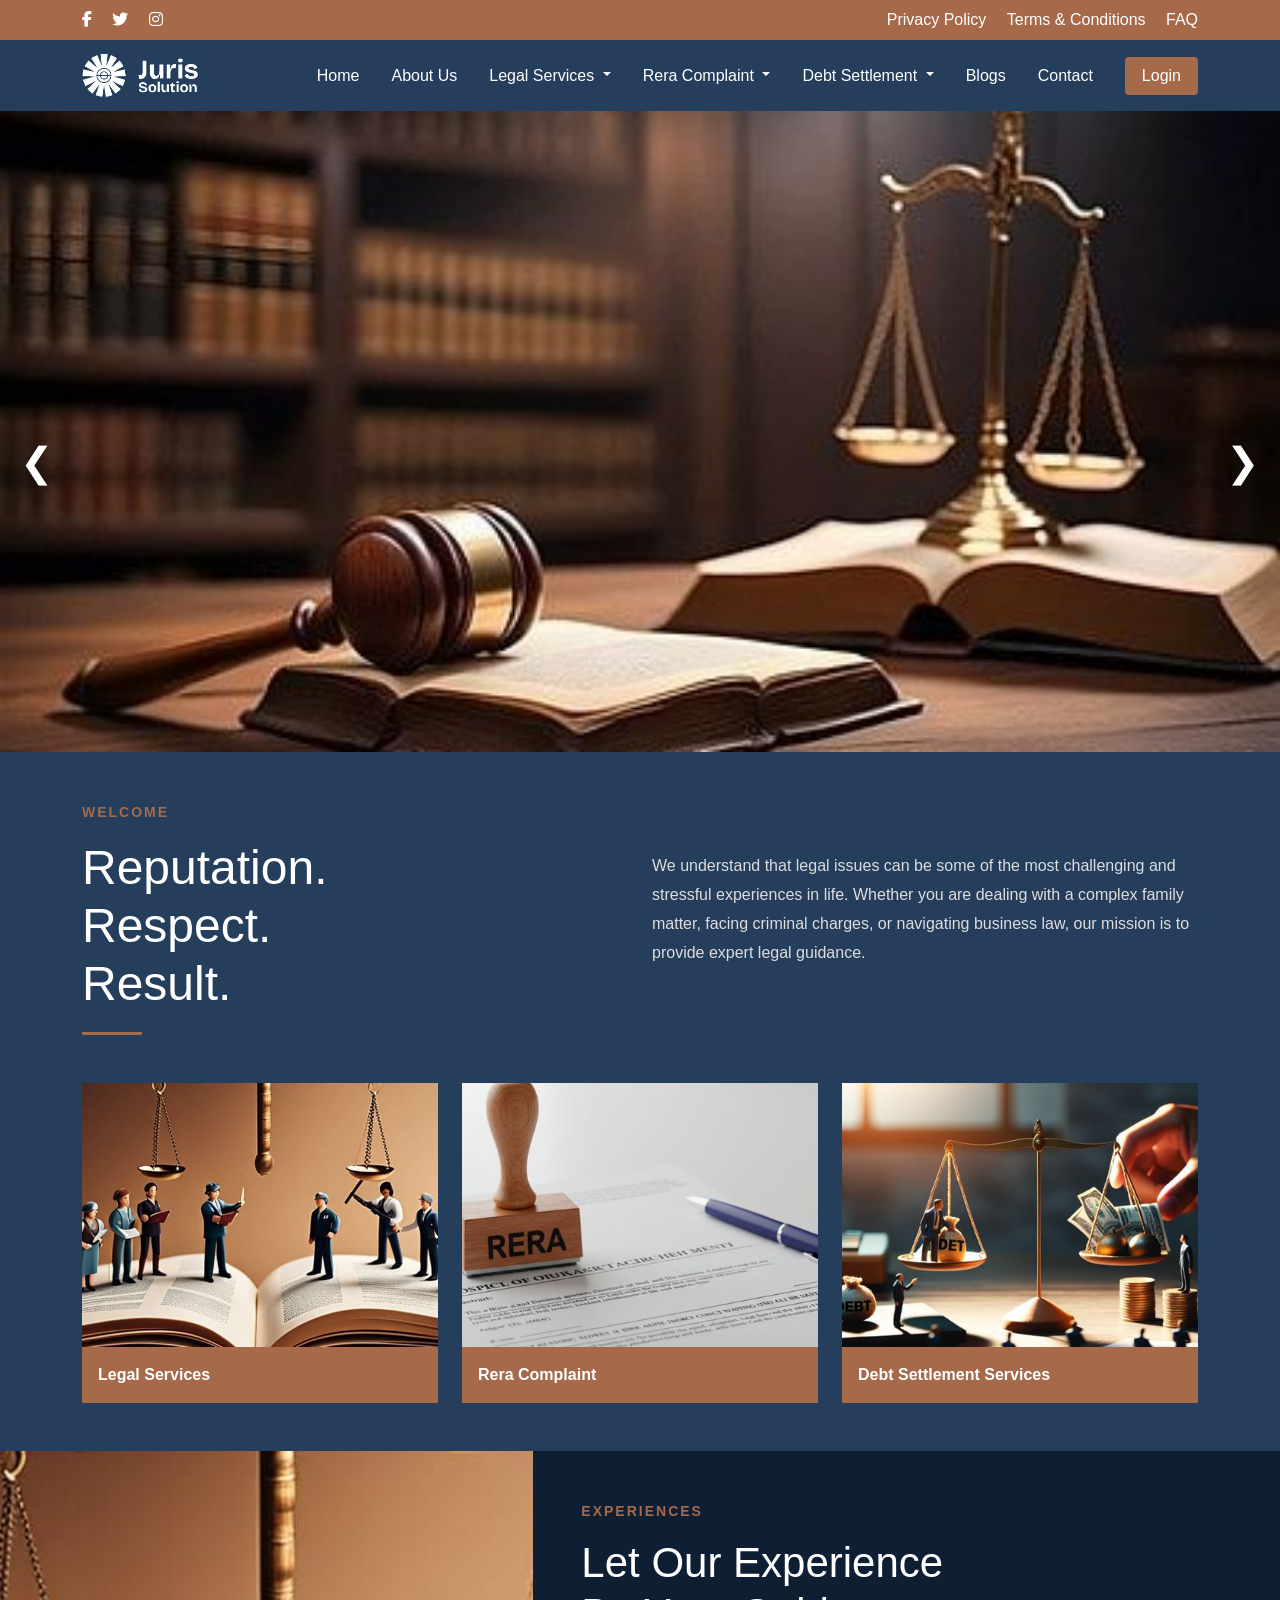
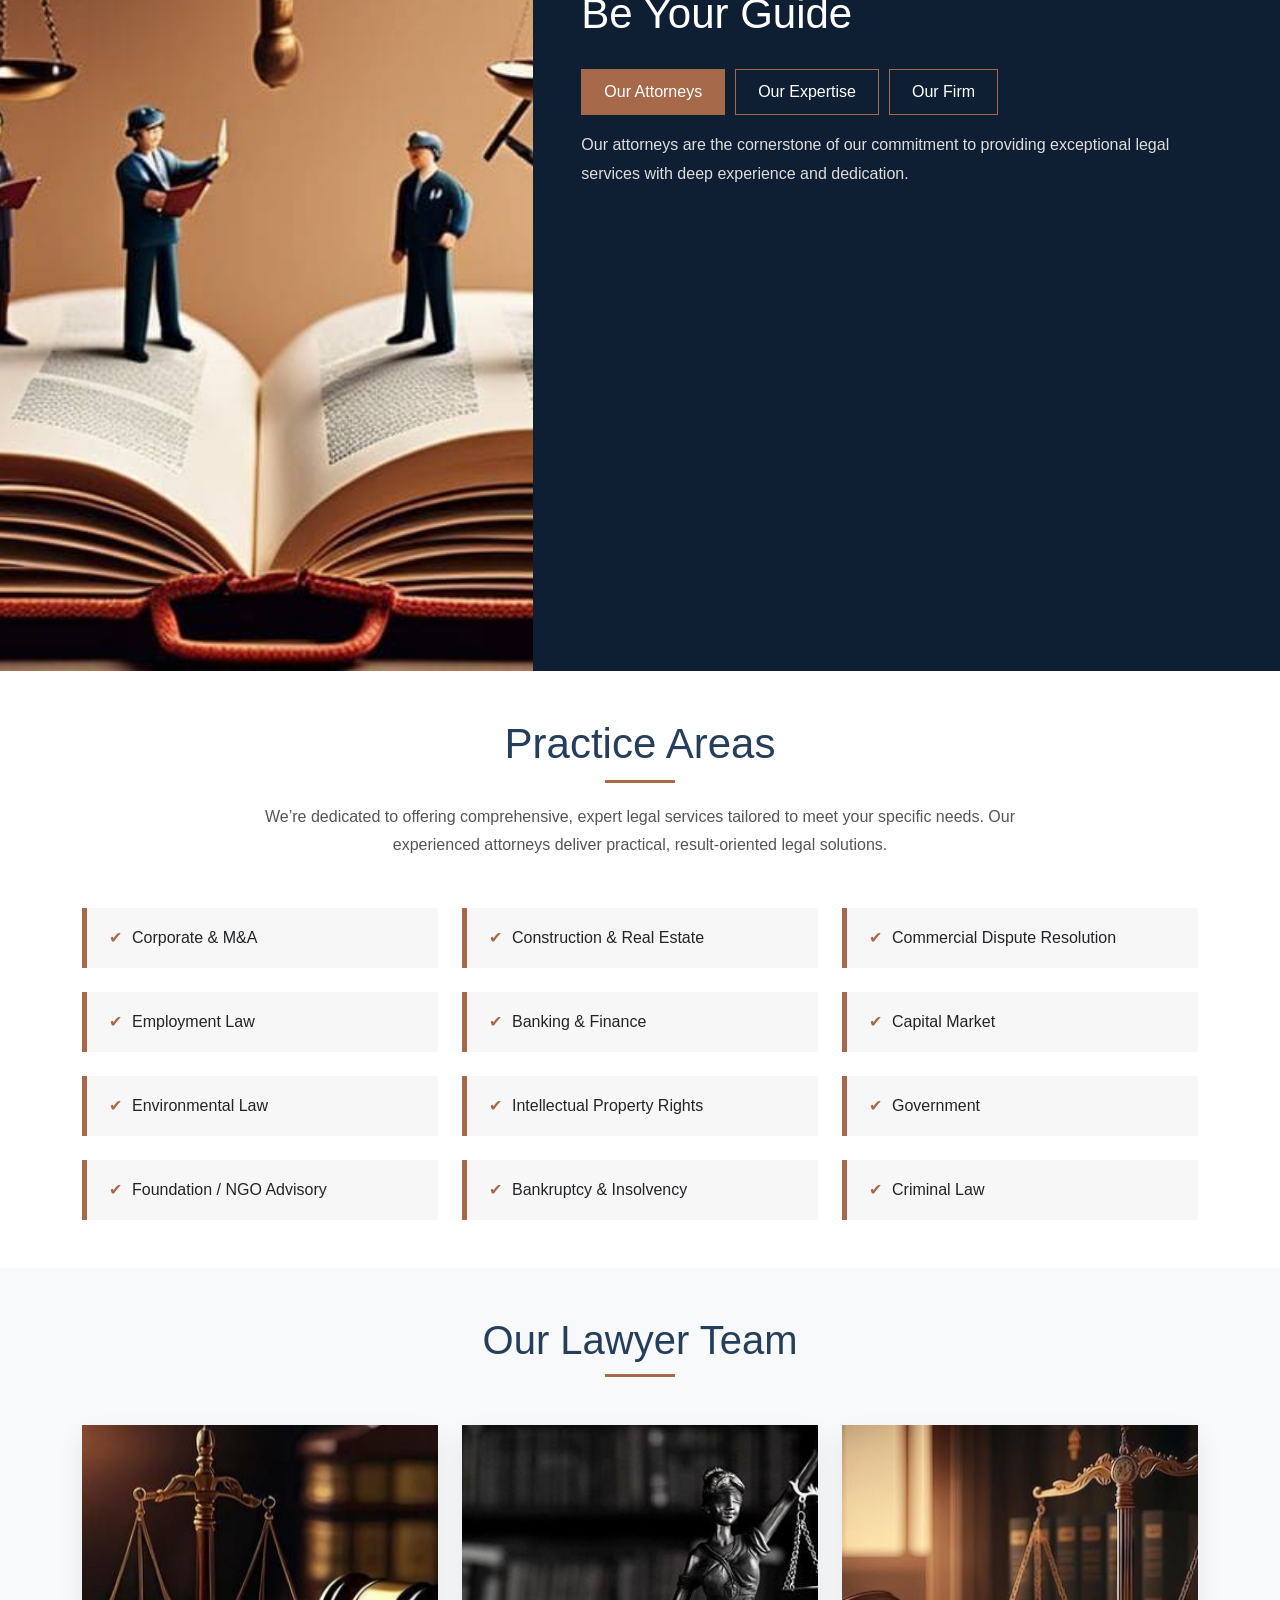
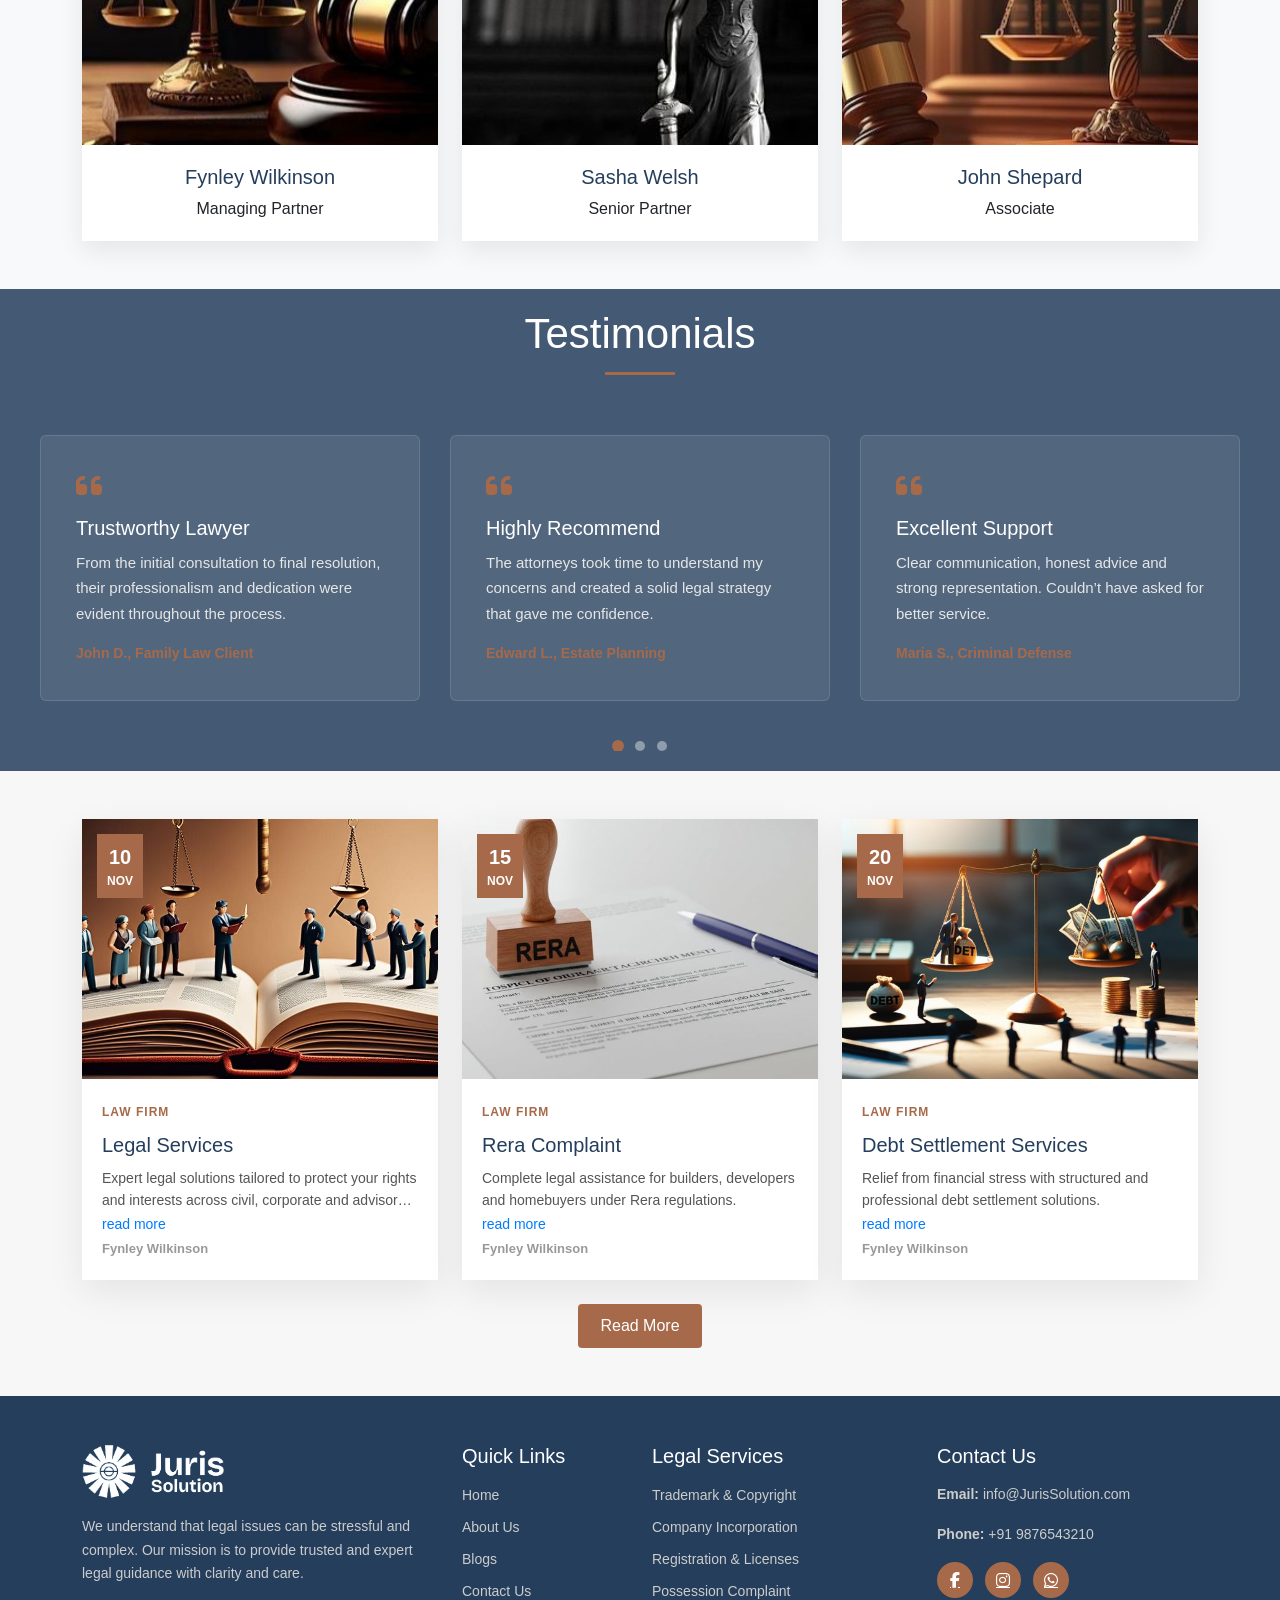
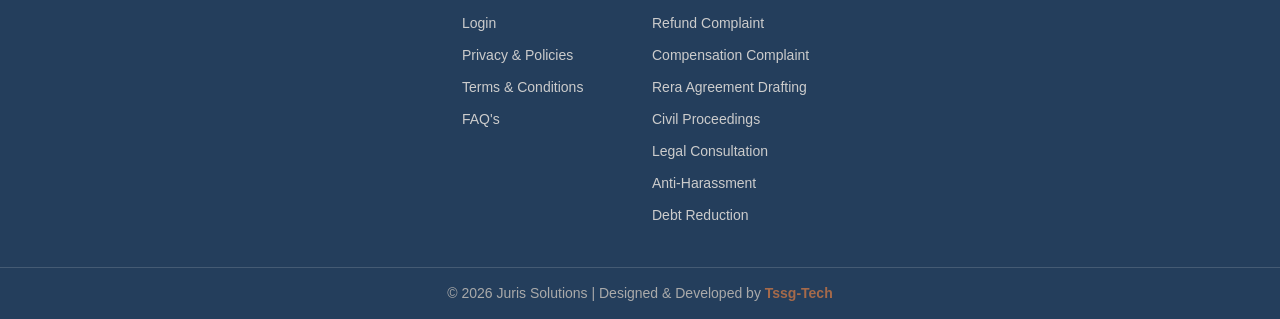
<file: index.html>
<!DOCTYPE html>
<html lang="en">

<head>
  <meta charset="UTF-8">
  <meta name="viewport" content="width=device-width, initial-scale=1.0">
  <title>Law Website</title>
  <link rel="stylesheet" href="css/style.css">
  <link rel="stylesheet" href="https://cdnjs.cloudflare.com/ajax/libs/font-awesome/6.5.0/css/all.min.css">
  <link href="https://cdn.jsdelivr.net/npm/bootstrap@5.3.8/dist/css/bootstrap.min.css" rel="stylesheet"
    integrity="sha384-sRIl4kxILFvY47J16cr9ZwB07vP4J8+LH7qKQnuqkuIAvNWLzeN8tE5YBujZqJLB" crossorigin="anonymous">
</head>

<body>

  <!-- ===== TOP HEADER (DESKTOP ONLY) ===== -->
  <section class="topestnav d-md-block d-none">
    <div class="container d-flex justify-content-between align-items-center py-2">

      <!-- Social Icons -->
      <div class="social">
        <i class="fab fa-facebook-f me-3"></i>
        <i class="fab fa-twitter me-3"></i>
        <i class="fab fa-instagram"></i>
      </div>

      <!-- Top Links -->
      <div class="top-links">
        <a href="privacypolicy.html" class="text-white text-decoration-none ms-3">Privacy Policy</a>
        <a href="terms-conditions.html" class="text-white text-decoration-none ms-3">Terms & Conditions</a>
        <a href="faq.html" class="text-white text-decoration-none ms-3">FAQ</a>
      </div>

    </div>
  </section>
  <!-- ===== NAVBAR ===== -->
  <nav class="navbar navbar-expand-xl navbar-dark custom-nav sticky-top">
    <div class="container">

      <!-- Logo -->
      <a class="navbar-brand" href="index.html">
        <img src="images/logo.png" height="45">
      </a>

      <!-- Mobile Toggle -->
      <button class="navbar-toggler" type="button" data-bs-toggle="collapse" data-bs-target="#mainNav">
        <span class="navbar-toggler-icon"></span>
      </button>

      <!-- Menu -->
      <div class="collapse navbar-collapse" id="mainNav">
        <ul class="navbar-nav ms-auto align-items-lg-center gap-lg-3">

          <li class="nav-item">
            <a class="nav-link" href="index.html">Home</a>
          </li>

          <li class="nav-item">
            <a class="nav-link" href="about.html">About Us</a>
          </li>

          <!-- Legal Services -->
          <li class="nav-item dropdown">
            <a class="nav-link dropdown-toggle" href="#" data-bs-toggle="dropdown">
              Legal Services
            </a>
            <ul class="dropdown-menu">
              <li><a class="dropdown-item" href="#">Trademark & Copyright</a></li>
              <li><a class="dropdown-item" href="#">Company Incorporation</a></li>
              <li><a class="dropdown-item" href="#">Registration & Licenses</a></li>
            </ul>
          </li>

          <!-- RERA -->
          <li class="nav-item dropdown">
            <a class="nav-link dropdown-toggle" href="#" data-bs-toggle="dropdown">
              Rera Complaint
            </a>
            <ul class="dropdown-menu">
              <li><a class="dropdown-item" href="#">Possession Complaint</a></li>
              <li><a class="dropdown-item" href="#">Refund Complaint</a></li>
              <li><a class="dropdown-item" href="#">Compensation Complaint</a></li>
              <li><a class="dropdown-item" href="#">Rera Agreement Drafting</a></li>
            </ul>
          </li>

          <!-- Debt Services -->
          <li class="nav-item dropdown">
            <a class="nav-link dropdown-toggle" href="#" data-bs-toggle="dropdown">
              Debt Settlement
            </a>
            <ul class="dropdown-menu">
              <li><a class="dropdown-item" href="#">Civil Proceedings</a></li>
              <li><a class="dropdown-item" href="#">Legal Consultation</a></li>
              <li><a class="dropdown-item" href="#">Anti-Harassment</a></li>
              <li><a class="dropdown-item" href="#">Debt Reduction</a></li>
            </ul>
          </li>

          <li class="nav-item">
            <a class="nav-link" href="blogs.html">Blogs</a>
          </li>

          <li class="nav-item">
            <a class="nav-link" href="contact.html">Contact</a>
          </li>

          <li class="nav-item">
            <a class="btn login-btn ms-lg-2" href="login.html">Login</a>
          </li>

        </ul>
      </div>
    </div>
  </nav>

  <!-- ===== BANNER SLIDER ===== -->
  <section class="banner">
    <div class="slider">
      <img src="images/banner.jpg" class="slide active">
      <img src="images/banner1.jpg" class="slide">
      <img src="images/banner2.jpg" class="slide">

      <span class="arrow left" onclick="prevSlide()">&#10094;</span>
      <span class="arrow right" onclick="nextSlide()">&#10095;</span>
    </div>
  </section>

  <!-- ===== SERVICES SECTION ===== -->
  <section class="services-section py-5">
    <div class="container">
      <div class="row d-flex align-items-center justify-content-center ">
        <div class="col-md-6">
          <div class="intro-left">
            <span class="welcome">WELCOME</span>
            <h2>
              Reputation.<br>
              Respect.<br>
              Result.
            </h2>
            <div class="line"></div>
          </div>
        </div>
        <div class="col-md-6 mt-md-0 mt-4">
          <div class="intro-right">
            <p>
              We understand that legal issues can be some of the most challenging
              and stressful experiences in life. Whether you are dealing with a
              complex family matter, facing criminal charges, or navigating business
              law, our mission is to provide expert legal guidance.
            </p>
          </div>
        </div>
      </div>
      <div class="row gy-4 mt-4">
        <div class="col-lg-4">
          <div class="service-card" onclick="location.href='Services.html'">
            <img src="images/Legal Services.jpg" alt="Legal Services">
            <div class="service-overlay">
              <h3><i class="fas fa-scale-balanced"></i> Legal Services</h3>
              <p>Expert legal solutions tailored to protect your rights and interests.</p>
              <a href="services.html">Read More</a>
            </div>
            <div class="service-title">Legal Services</div>
          </div>
        </div>
        <div class="col-lg-4">
          <div class="service-card" onclick="location.href='Services.html'">
            <img src="images/RERA Compliance.jpg" alt="RERA Compliance">
            <div class="service-overlay">
              <h3><i class="fas fa-building"></i> Rera Complaint</h3>
              <p>Complete Rera support for buyers, builders & developers.</p>
              <a href="services.html">Read More</a>
            </div>
            <div class="service-title">Rera Complaint</div>
          </div>
        </div>
        <div class="col-lg-4">
          <div class="service-card" onclick="location.href='Services.html'">
            <img src="images/Debt Settlement Services.jpg" alt="Debt Settlement">
            <div class="service-overlay">
              <h3><i class="fas fa-hand-holding-dollar"></i> Debt Settlement Services</h3>
              <p>Relief from financial stress with professional debt solutions.</p>
              <a href="services.html">Read More</a>
            </div>
            <div class="service-title">Debt Settlement Services</div>
          </div>
        </div>
      </div>
    </div>
  </section>


  <!-- ===== EXPERIENCE SECTION ===== -->

  <section class="experience-section container-fluid p-0">

    <div class="row g-0">

      <!-- LEFT IMAGE -->
      <div class="col-lg-5 experience-image d-none d-lg-block">
        <img src="images/Legal Services.jpg" class="img-fluid w-100 h-100 object-fit-cover">
      </div>

      <!-- RIGHT CONTENT -->
      <div class="col-lg-7 experience-content">
        <div class="m-sm-5 m-3">

          <span class="exp-label">EXPERIENCES</span>

          <h2>Let Our Experience<br>Be Your Guide</h2>

          <!-- TABS -->
          <ul class="nav exp-tabs " id="expTabs" role="tablist">

            <li class="nav-item">
              <button class="nav-link active" data-bs-toggle="tab" data-bs-target="#attorneys">
                Our Attorneys
              </button>
            </li>

            <li class="nav-item">
              <button class="nav-link" data-bs-toggle="tab" data-bs-target="#expertise">
                Our Expertise
              </button>
            </li>

            <li class="nav-item">
              <button class="nav-link" data-bs-toggle="tab" data-bs-target="#firm">
                Our Firm
              </button>
            </li>

          </ul>

          <!-- TAB CONTENT -->
          <div class="tab-content mt-3">

            <div class="tab-pane fade show active" id="attorneys">
              <p>
                Our attorneys are the cornerstone of our commitment to providing
                exceptional legal services with deep experience and dedication.
              </p>
            </div>

            <div class="tab-pane fade" id="expertise">
              <p>
                We specialize in civil litigation, corporate law, Rera Complaint,
                debt settlement, and advisory services.
              </p>
            </div>

            <div class="tab-pane fade" id="firm">
              <p>
                Our firm is built on trust, integrity, and results with transparent
                communication and long-term client relationships.
              </p>
            </div>


          </div>

        </div>
      </div>
    </div>
  </section>

  <!-- ===== PRACTICE SECTION ===== -->

  <section class="practice-area py-5">

    <div class="container">

      <!-- HEADING -->
      <div class="practice-heading text-center mb-5">

        <h2>Practice Areas</h2>

        <span class="practice-line"></span>

        <p class="mx-auto">
          We’re dedicated to offering comprehensive, expert legal services tailored
          to meet your specific needs. Our experienced attorneys deliver practical,
          result-oriented legal solutions.
        </p>

      </div>

      <!-- GRID -->
      <div class="row g-4">

        <div class="col-lg-4 col-md-6">
          <div class="practice-item">Corporate & M&A</div>
        </div>

        <div class="col-lg-4 col-md-6">
          <div class="practice-item">Construction & Real Estate</div>
        </div>

        <div class="col-lg-4 col-md-6">
          <div class="practice-item">Commercial Dispute Resolution</div>
        </div>

        <div class="col-lg-4 col-md-6">
          <div class="practice-item">Employment Law</div>
        </div>

        <div class="col-lg-4 col-md-6">
          <div class="practice-item">Banking & Finance</div>
        </div>

        <div class="col-lg-4 col-md-6">
          <div class="practice-item">Capital Market</div>
        </div>

        <div class="col-lg-4 col-md-6">
          <div class="practice-item">Environmental Law</div>
        </div>

        <div class="col-lg-4 col-md-6">
          <div class="practice-item">Intellectual Property Rights</div>
        </div>

        <div class="col-lg-4 col-md-6">
          <div class="practice-item">Government</div>
        </div>

        <div class="col-lg-4 col-md-6">
          <div class="practice-item">Foundation / NGO Advisory</div>
        </div>

        <div class="col-lg-4 col-md-6">
          <div class="practice-item">Bankruptcy & Insolvency</div>
        </div>

        <div class="col-lg-4 col-md-6">
          <div class="practice-item">Criminal Law</div>
        </div>

      </div>

    </div>

  </section>

  <!-- ===== LAWYER TEAM SECTION ===== -->
  <section class="team-section py-5 bg-light">
    <div class="container">

      <div class="text-center mb-5">
        <h2 class="section-title">Our Lawyer Team</h2>
        <span class="section-line"></span>
      </div>

      <div class="row g-4">

        <div class="col-lg-4 col-md-6">
          <div class="team-card">
            <div class="team-img">
              <img src="images/banner1.jpg" class="img-fluid">
              <div class="team-social">
                <a href="#"><i class="fab fa-facebook-f"></i></a>
                <a href="#"><i class="fab fa-twitter"></i></a>
                <a href="#"><i class="fab fa-linkedin-in"></i></a>
              </div>
            </div>
            <div class="team-info">
              <h5>Fynley Wilkinson</h5>
              <span>Managing Partner</span>
            </div>
          </div>
        </div>

        <div class="col-lg-4 col-md-6">
          <div class="team-card">
            <div class="team-img">
              <img src="images/banner2.jpg" class="img-fluid">
              <div class="team-social">
                <a href="#"><i class="fab fa-facebook-f"></i></a>
                <a href="#"><i class="fab fa-twitter"></i></a>
                <a href="#"><i class="fab fa-linkedin-in"></i></a>
              </div>
            </div>
            <div class="team-info">
              <h5>Sasha Welsh</h5>
              <span>Senior Partner</span>
            </div>
          </div>
        </div>

        <div class="col-lg-4 col-md-6">
          <div class="team-card">
            <div class="team-img">
              <img src="images/banner3.jpg" class="img-fluid">
              <div class="team-social">
                <a href="#"><i class="fab fa-facebook-f"></i></a>
                <a href="#"><i class="fab fa-twitter"></i></a>
                <a href="#"><i class="fab fa-linkedin-in"></i></a>
              </div>
            </div>
            <div class="team-info">
              <h5>John Shepard</h5>
              <span>Associate</span>
            </div>
          </div>
        </div>

      </div>
    </div>
  </section>

  <!-- ===== TESTIMONIALS SECTION ===== -->
  <section class="testimonials-section">
    <div class="testimonials-container">

      <div class="testimonials-heading">
        <h2>Testimonials</h2>
        <span class="test-line"></span>
      </div>

      <div class="testimonial-slider">

        <div class="testimonial-track">

          <!-- TESTIMONIAL 1 -->
          <div class="testimonial-card">
            <i class="fas fa-quote-left"></i>
            <h4>Trustworthy Lawyer</h4>
            <p>
              From the initial consultation to final resolution, their professionalism
              and dedication were evident throughout the process.
            </p>
            <span>John D., Family Law Client</span>
          </div>

          <!-- TESTIMONIAL 2 -->
          <div class="testimonial-card">
            <i class="fas fa-quote-left"></i>
            <h4>Highly Recommend</h4>
            <p>
              The attorneys took time to understand my concerns and created a solid
              legal strategy that gave me confidence.
            </p>
            <span>Edward L., Estate Planning</span>
          </div>

          <!-- TESTIMONIAL 3 -->
          <div class="testimonial-card">
            <i class="fas fa-quote-left"></i>
            <h4>Excellent Support</h4>
            <p>
              Clear communication, honest advice and strong representation.
              Couldn’t have asked for better service.
            </p>
            <span>Maria S., Criminal Defense</span>
          </div>

          <!-- TESTIMONIAL 4 -->
          <div class="testimonial-card">
            <i class="fas fa-quote-left"></i>
            <h4>Professional Team</h4>
            <p>
              Their legal expertise helped me navigate a complex matter smoothly
              and efficiently.
            </p>
            <span>Alex R., Personal Injury</span>
          </div>

          <!-- TESTIMONIAL 5 -->
          <div class="testimonial-card">
            <i class="fas fa-quote-left"></i>
            <h4>Very Reliable</h4>
            <p>
              I always felt informed and supported. The team truly cares about
              client outcomes.
            </p>
            <span>Neha K., Corporate Client</span>
          </div>

          <!-- TESTIMONIAL 6 -->
          <div class="testimonial-card">
            <i class="fas fa-quote-left"></i>
            <h4>Strong Legal Knowledge</h4>
            <p>
              Their understanding of Rera laws helped me recover my investment
              without hassle.
            </p>
            <span>Rahul M., Rera Client</span>
          </div>

          <!-- TESTIMONIAL 7 -->
          <div class="testimonial-card">
            <i class="fas fa-quote-left"></i>
            <h4>Great Experience</h4>
            <p>
              Efficient, transparent and result-oriented legal services.
            </p>
            <span>Sunita P., Civil Case</span>
          </div>

          <!-- TESTIMONIAL 8 -->
          <div class="testimonial-card">
            <i class="fas fa-quote-left"></i>
            <h4>Highly Skilled</h4>
            <p>
              They handled my case with confidence and professionalism.
            </p>
            <span>Amit S., Debt Settlement</span>
          </div>

          <!-- TESTIMONIAL 9 -->
          <div class="testimonial-card">
            <i class="fas fa-quote-left"></i>
            <h4>Outstanding Service</h4>
            <p>
              Their strategic approach made a big difference in my case.
            </p>
            <span>Priya R., Legal Advisory</span>
          </div>

        </div>
      </div>

      <!-- DOTS -->
      <div class="testimonial-dots"></div>

    </div>
  </section>

  <!-- blog section -->
  <section class="blog-section py-5">
    <div class="container">

      <div class="row g-4">

        <!-- CARD -->
        <div class="col-lg-4 col-md-6 col-12">
          <article class="blog-card">
            <div class="blog-img">
              <img src="images/Legal Services.jpg" class="img-fluid" alt="">
              <span class="blog-date"><strong>10</strong> NOV</span>
            </div>

            <div class="blog-content">
              <span class="blog-category">LAW FIRM</span>
              <h3>Legal Services</h3>
              <p>
                Expert legal solutions tailored to protect your rights and interests across civil, corporate and
                advisory matters.
              </p>
               <span class="read-toggle">read more</span><br>
              <span class="blog-author">Fynley Wilkinson</span>
            </div>
          </article>
        </div>

        <!-- CARD -->
        <div class="col-lg-4 col-md-6 col-12">
          <article class="blog-card">
            <div class="blog-img">
              <img src="images/RERA Compliance.jpg" class="img-fluid" alt="">
              <span class="blog-date"><strong>15</strong> NOV</span>
            </div>

            <div class="blog-content">
              <span class="blog-category">LAW FIRM</span>
              <h3>Rera Complaint</h3>
              <p>
                Complete legal assistance for builders, developers and homebuyers under Rera regulations.
              </p>
               <span class="read-toggle">read more</span><br>
              <span class="blog-author">Fynley Wilkinson</span>
            </div>
          </article>
        </div>

        <!-- CARD -->
        <div class="col-lg-4 col-md-6 col-12">
          <article class="blog-card">
            <div class="blog-img">
              <img src="images/Debt Settlement Services.jpg" class="img-fluid" alt="">
              <span class="blog-date"><strong>20</strong> NOV</span>
            </div>

            <div class="blog-content">
              <span class="blog-category">LAW FIRM</span>
              <h3>Debt Settlement Services</h3>
              <p>
                Relief from financial stress with structured and professional debt settlement solutions.
              </p>
               <span class="read-toggle">read more</span><br>
              <span class="blog-author">Fynley Wilkinson</span>
            </div>
          </article>
        </div>

        <div class="text-center">
      <a href="" class="frmsubmit">Read More</a>
      </div>
      </div>
      
    </div>
  </section>

  <!-- ===== FOOTER ===== -->
  <footer class="footer pt-5">
    <div class="container">
      <div class="row gy-4">

        <!-- LOGO -->
        <div class="col-lg-4 col-md-6">
          <img src="images/logo.png" onclick="location.href='index.html'" class="footer-logo mb-3" alt="Juris Solution">
          <p>
            We understand that legal issues can be stressful and complex.
            Our mission is to provide trusted and expert legal guidance
            with clarity and care.
          </p>
        </div>

        <!-- QUICK LINKS -->
        <div class="col-lg-2 col-md-6">
          <h5>Quick Links</h5>
          <ul class="footer-links">
            <li><a href="index.html">Home</a></li>
            <li><a href="about.html">About Us</a></li>
            <li><a href="blogs.html">Blogs</a></li>
            <li><a href="contact.html">Contact Us</a></li>
            <li><a href="login.html">Login</a></li>
            <li><a href="privacypolicy.html">Privacy & Policies</a></li>
            <li><a href="terms-conditions.html">Terms & Conditions</a></li>
            <li><a href="faq.html">FAQ's</a></li>
          </ul>
        </div>

        <!-- SERVICES -->
        <div class="col-lg-3 col-md-6">
          <h5>Legal Services</h5>
          <ul class="footer-links">
            <li><a href="#">Trademark & Copyright</a></li>
            <li><a href="#">Company Incorporation</a></li>
            <li><a href="#">Registration & Licenses</a></li>
            <li><a href="#">Possession Complaint</a></li>
            <li><a href="#">Refund Complaint</a></li>
            <li><a href="#">Compensation Complaint</a></li>
            <li><a href="#">Rera Agreement Drafting</a></li>
            <li><a href="#">Civil Proceedings</a></li>
            <li><a href="#">Legal Consultation</a></li>
            <li><a href="#">Anti-Harassment</a></li>
            <li><a href="#">Debt Reduction</a></li>
          </ul>
        </div>

        <!-- CONTACT -->
        <div class="col-lg-3 col-md-6">
          <h5>Contact Us</h5>
          <p><strong>Email:</strong> info@JurisSolution.com</p>
          <p><strong>Phone:</strong> +91 9876543210</p>

          <div class="footer-social">
            <a href="#"><i class="fab fa-facebook-f"></i></a>
            <a href="#"><i class="fab fa-instagram"></i></a>
            <a href="#"><i class="fab fa-whatsapp"></i></a>
          </div>
        </div>

      </div>
    </div>

    <!-- BOTTOM -->
    <div class="footer-bottom mt-4">
      © 2026 Juris Solutions | Designed & Developed by
      <a href="https://tssgtech.com" target="_blank">Tssg-Tech</a>
    </div>
  </footer>


  <script src="js/script.js"></script>
  <script src="https://cdn.jsdelivr.net/npm/bootstrap@5.3.8/dist/js/bootstrap.bundle.min.js"
    integrity="sha384-FKyoEForCGlyvwx9Hj09JcYn3nv7wiPVlz7YYwJrWVcXK/BmnVDxM+D2scQbITxI"
    crossorigin="anonymous"></script>
     <script>
    const text = document.querySelectorAll(".blog-content p");
    const btns = document.querySelectorAll(".read-toggle");
    btns.forEach(btn => {
      btn.addEventListener("click", function () {

        const text = this.previousElementSibling; // paragraph before button
        text.classList.toggle("expanded");

        if (text.classList.contains("expanded")) {
          this.textContent = "read less";
        } else {
          this.textContent = "read more";
        }

      });
    });

  </script>
</body>

</html>
</file>
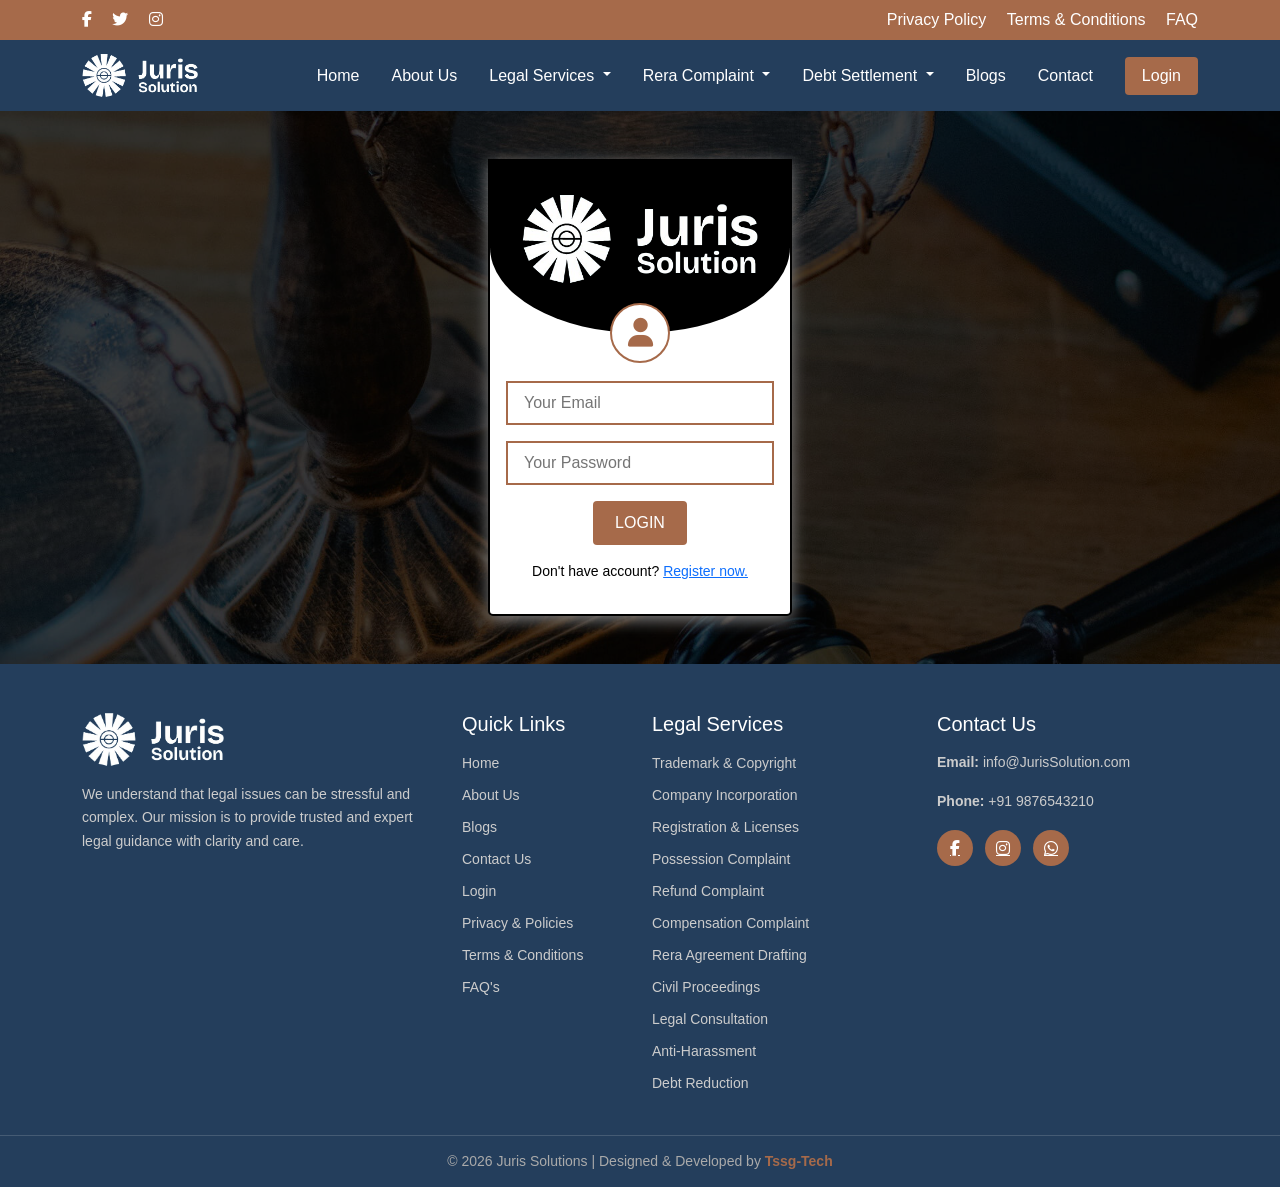
<file: login.html>
<!DOCTYPE html>
<html lang="en">

<head>
    <meta charset="UTF-8">
    <meta name="viewport" content="width=device-width, initial-scale=1.0">
    <title>Law Website</title>
    <link rel="stylesheet" href="css/style.css">
    <link rel="stylesheet" href="https://cdnjs.cloudflare.com/ajax/libs/font-awesome/6.5.0/css/all.min.css">
    <link href="https://cdn.jsdelivr.net/npm/bootstrap@5.3.8/dist/css/bootstrap.min.css" rel="stylesheet"
        integrity="sha384-sRIl4kxILFvY47J16cr9ZwB07vP4J8+LH7qKQnuqkuIAvNWLzeN8tE5YBujZqJLB" crossorigin="anonymous">
</head>

<body>

    <!-- ===== TOP HEADER (DESKTOP ONLY) ===== -->
    <section class="topestnav d-md-block d-none">
        <div class="container d-flex justify-content-between align-items-center py-2">

            <!-- Social Icons -->
            <div class="social">
                <i class="fab fa-facebook-f me-3"></i>
                <i class="fab fa-twitter me-3"></i>
                <i class="fab fa-instagram"></i>
            </div>

            <!-- Top Links -->
             <div class="top-links">
        <a href="privacypolicy.html" class="text-white text-decoration-none ms-3">Privacy Policy</a>
        <a href="terms-conditions.html" class="text-white text-decoration-none ms-3">Terms & Conditions</a>
        <a href="faq.html" class="text-white text-decoration-none ms-3">FAQ</a>
      </div>

        </div>
    </section>
    <!-- ===== NAVBAR ===== -->
     <nav class="navbar navbar-expand-xl navbar-dark custom-nav sticky-top">
    <div class="container">

      <!-- Logo -->
      <a class="navbar-brand" href="index.html">
        <img src="images/logo.png" height="45">
      </a>

      <!-- Mobile Toggle -->
      <button class="navbar-toggler" type="button" data-bs-toggle="collapse" data-bs-target="#mainNav">
        <span class="navbar-toggler-icon"></span>
      </button>

      <!-- Menu -->
      <div class="collapse navbar-collapse" id="mainNav">
        <ul class="navbar-nav ms-auto align-items-lg-center gap-lg-3">

          <li class="nav-item">
            <a class="nav-link" href="index.html">Home</a>
          </li>

          <li class="nav-item">
            <a class="nav-link" href="about.html">About Us</a>
          </li>

          <!-- Legal Services -->
          <li class="nav-item dropdown">
            <a class="nav-link dropdown-toggle" href="#" data-bs-toggle="dropdown">
              Legal Services
            </a>
            <ul class="dropdown-menu">
              <li><a class="dropdown-item" href="#">Trademark & Copyright</a></li>
              <li><a class="dropdown-item" href="#">Company Incorporation</a></li>
              <li><a class="dropdown-item" href="#">Registration & Licenses</a></li>
            </ul>
          </li>

          <!-- RERA -->
          <li class="nav-item dropdown">
            <a class="nav-link dropdown-toggle" href="#" data-bs-toggle="dropdown">
              Rera Complaint
            </a>
            <ul class="dropdown-menu">
              <li><a class="dropdown-item" href="#">Possession Complaint</a></li>
              <li><a class="dropdown-item" href="#">Refund Complaint</a></li>
              <li><a class="dropdown-item" href="#">Compensation Complaint</a></li>
              <li><a class="dropdown-item" href="#">Rera Agreement Drafting</a></li>
            </ul>
          </li>

          <!-- Debt Services -->
          <li class="nav-item dropdown">
            <a class="nav-link dropdown-toggle" href="#" data-bs-toggle="dropdown">
              Debt Settlement
            </a>
            <ul class="dropdown-menu">
              <li><a class="dropdown-item" href="#">Civil Proceedings</a></li>
              <li><a class="dropdown-item" href="#">Legal Consultation</a></li>
              <li><a class="dropdown-item" href="#">Anti-Harassment</a></li>
              <li><a class="dropdown-item" href="#">Debt Reduction</a></li>
            </ul>
          </li>

          <li class="nav-item">
            <a class="nav-link" href="blogs.html">Blogs</a>
          </li>

          <li class="nav-item">
            <a class="nav-link" href="contact.html">Contact</a>
          </li>

          <li class="nav-item">
            <a class="btn login-btn ms-lg-2" href="login.html">Login</a>
          </li>

        </ul>
      </div>
    </div>
  </nav>

    <!-- login page -->
  <section class="loginsec">
        <div style="background-color: rgba(0, 0, 0, 0.6);">
            <div class="container d-flex align-items-center justify-content-center py-5">
                <div class="formdiv">

                    <div class="bg-black imgsec text-center">
                        <img src="images/logo.png" alt="">
                        <div class="cent">
                            <i class="fa-solid fa-user"></i>
                        </div>
                    </div>

                  

                        <!-- LOGIN -->
                        <div class="" id="SignIn">
                            <form class="loginform">
                                <input type="email" placeholder="Your Email">
                                <input type="password" placeholder="Your Password">

                                <a href="" type="submit" class="frmsubmit">LOGIN</a>

                                <p class="acc">
                                    Don't have account?
                                    <a href="javascript:void(0)" onclick="showForm('SignUp')">Register now.</a>
                                </p>
                            </form>
                        </div>

                        <!-- REGISTER -->
                        <div class="" id="SignUp">
                            <form class="loginform">
                                <input type="text" placeholder="Enter Name">
                                <input type="tel" placeholder="Enter Mobile" name="" id="">
                                <input type="email" placeholder="Enter Email">
                                <input type="password" placeholder="Enter Password">

                                <a href="" type="submit" class="frmsubmit">REGISTER</a>

                                <p class="acc">
                                    Already have an account?
                                    <a href="javascript:void(0)" onclick="showForm('SignIn')">Login.</a>
                                </p>
                            </form>
                        </div>

            <script>
function showForm(formId){

  let signIn = document.getElementById("SignIn");
  let signUp = document.getElementById("SignUp");

  if(formId === "SignUp"){
    signUp.style.display = "block";
    signIn.style.display = "none";
  }else{
    signIn.style.display = "block";
    signUp.style.display = "none";
  }

}
</script>

                </div>
            </div>
        </div>
    </section>

     <!-- ===== FOOTER ===== -->
   <footer class="footer pt-5">
    <div class="container">
      <div class="row gy-4">

        <!-- LOGO -->
        <div class="col-lg-4 col-md-6">
          <img src="images/logo.png" onclick="location.href='index.html'" class="footer-logo mb-3" alt="Juris Solution">
          <p>
            We understand that legal issues can be stressful and complex.
            Our mission is to provide trusted and expert legal guidance
            with clarity and care.
          </p>
        </div>

        <!-- QUICK LINKS -->
        <div class="col-lg-2 col-md-6">
          <h5>Quick Links</h5>
          <ul class="footer-links">
            <li><a href="index.html">Home</a></li>
            <li><a href="about.html">About Us</a></li>
            <li><a href="blogs.html">Blogs</a></li>
            <li><a href="contact.html">Contact Us</a></li>
            <li><a href="login.html">Login</a></li>
            <li><a href="privacypolicy.html">Privacy & Policies</a></li>
            <li><a href="terms-conditions.html">Terms & Conditions</a></li>
                <li><a href="faq.html">FAQ's</a></li>
          </ul>
        </div>

        <!-- SERVICES -->
        <div class="col-lg-3 col-md-6">
          <h5>Legal Services</h5>
          <ul class="footer-links">
            <li><a href="#">Trademark & Copyright</a></li>
            <li><a href="#">Company Incorporation</a></li>
            <li><a href="#">Registration & Licenses</a></li>
            <li><a href="#">Possession Complaint</a></li>
            <li><a href="#">Refund Complaint</a></li>
            <li><a href="#">Compensation Complaint</a></li>
            <li><a href="#">Rera Agreement Drafting</a></li>
            <li><a href="#">Civil Proceedings</a></li>
            <li><a href="#">Legal Consultation</a></li>
            <li><a href="#">Anti-Harassment</a></li>
            <li><a href="#">Debt Reduction</a></li>
          </ul>
        </div>

        <!-- CONTACT -->
        <div class="col-lg-3 col-md-6">
          <h5>Contact Us</h5>
          <p><strong>Email:</strong> info@JurisSolution.com</p>
          <p><strong>Phone:</strong> +91 9876543210</p>

          <div class="footer-social">
            <a href="#"><i class="fab fa-facebook-f"></i></a>
            <a href="#"><i class="fab fa-instagram"></i></a>
            <a href="#"><i class="fab fa-whatsapp"></i></a>
          </div>
        </div>

      </div>
    </div>

    <!-- BOTTOM -->
    <div class="footer-bottom mt-4">
      © 2026 Juris Solutions | Designed & Developed by
      <a href="https://tssgtech.com" target="_blank">Tssg-Tech</a>
    </div>
  </footer>

    <script src="js/script.js"></script>
    <script src="https://cdn.jsdelivr.net/npm/bootstrap@5.3.8/dist/js/bootstrap.bundle.min.js"
        integrity="sha384-FKyoEForCGlyvwx9Hj09JcYn3nv7wiPVlz7YYwJrWVcXK/BmnVDxM+D2scQbITxI"
        crossorigin="anonymous"></script>
</body>

</html>
</file>
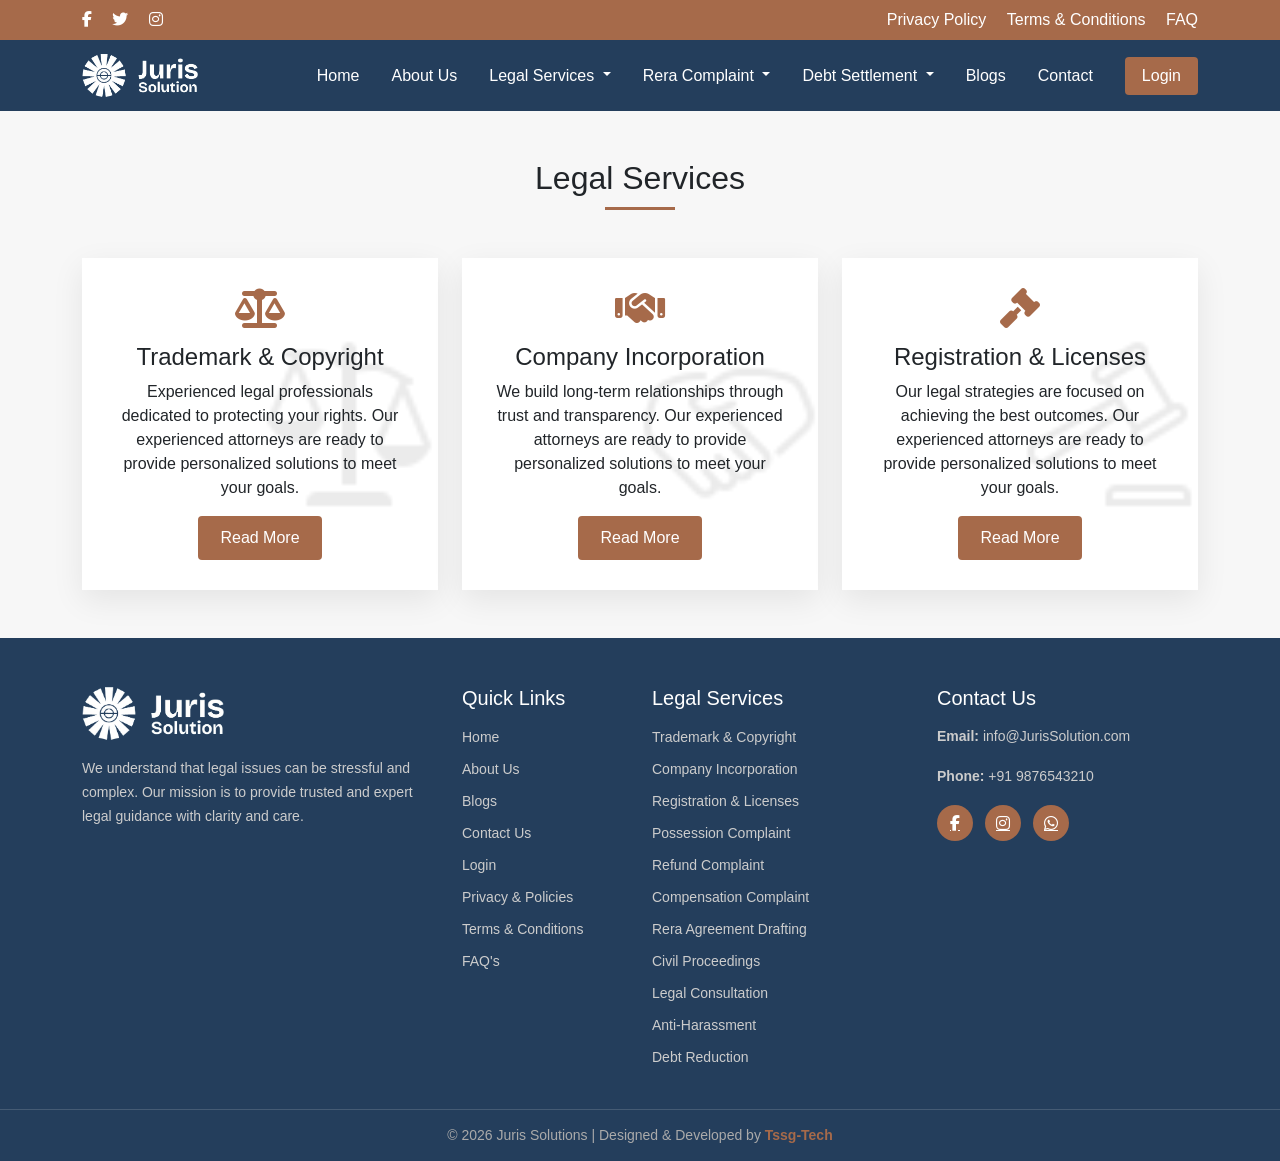
<file: services.html>
<!DOCTYPE html>
<html lang="en">

<head>
    <meta charset="UTF-8">
    <meta name="viewport" content="width=device-width, initial-scale=1.0">
    <title>Law Website</title>
    <link rel="stylesheet" href="css/style.css">
    <link rel="stylesheet" href="https://cdnjs.cloudflare.com/ajax/libs/font-awesome/6.5.0/css/all.min.css">
    <link href="https://cdn.jsdelivr.net/npm/bootstrap@5.3.8/dist/css/bootstrap.min.css" rel="stylesheet"
        integrity="sha384-sRIl4kxILFvY47J16cr9ZwB07vP4J8+LH7qKQnuqkuIAvNWLzeN8tE5YBujZqJLB" crossorigin="anonymous">
</head>

<body>

    <!-- ===== TOP HEADER (DESKTOP ONLY) ===== -->
    <section class="topestnav d-md-block d-none">
        <div class="container d-flex justify-content-between align-items-center py-2">

            <!-- Social Icons -->
            <div class="social">
                <i class="fab fa-facebook-f me-3"></i>
                <i class="fab fa-twitter me-3"></i>
                <i class="fab fa-instagram"></i>
            </div>

            <!-- Top Links -->
             <div class="top-links">
        <a href="privacypolicy.html" class="text-white text-decoration-none ms-3">Privacy Policy</a>
        <a href="terms-conditions.html" class="text-white text-decoration-none ms-3">Terms & Conditions</a>
        <a href="faq.html" class="text-white text-decoration-none ms-3">FAQ</a>
      </div>

        </div>
    </section>
    <!-- ===== NAVBAR ===== -->
     <nav class="navbar navbar-expand-xl navbar-dark custom-nav sticky-top">
    <div class="container">

      <!-- Logo -->
      <a class="navbar-brand" href="index.html">
        <img src="images/logo.png" height="45">
      </a>

      <!-- Mobile Toggle -->
      <button class="navbar-toggler" type="button" data-bs-toggle="collapse" data-bs-target="#mainNav">
        <span class="navbar-toggler-icon"></span>
      </button>

      <!-- Menu -->
      <div class="collapse navbar-collapse" id="mainNav">
        <ul class="navbar-nav ms-auto align-items-lg-center gap-lg-3">

          <li class="nav-item">
            <a class="nav-link" href="index.html">Home</a>
          </li>

          <li class="nav-item">
            <a class="nav-link" href="about.html">About Us</a>
          </li>

          <!-- Legal Services -->
          <li class="nav-item dropdown">
            <a class="nav-link dropdown-toggle" href="#" data-bs-toggle="dropdown">
              Legal Services
            </a>
            <ul class="dropdown-menu">
              <li><a class="dropdown-item" href="#">Trademark & Copyright</a></li>
              <li><a class="dropdown-item" href="#">Company Incorporation</a></li>
              <li><a class="dropdown-item" href="#">Registration & Licenses</a></li>
            </ul>
          </li>

          <!-- RERA -->
          <li class="nav-item dropdown">
            <a class="nav-link dropdown-toggle" href="#" data-bs-toggle="dropdown">
              Rera Complaint
            </a>
            <ul class="dropdown-menu">
              <li><a class="dropdown-item" href="#">Possession Complaint</a></li>
              <li><a class="dropdown-item" href="#">Refund Complaint</a></li>
              <li><a class="dropdown-item" href="#">Compensation Complaint</a></li>
              <li><a class="dropdown-item" href="#">Rera Agreement Drafting</a></li>
            </ul>
          </li>

          <!-- Debt Services -->
          <li class="nav-item dropdown">
            <a class="nav-link dropdown-toggle" href="#" data-bs-toggle="dropdown">
              Debt Settlement
            </a>
            <ul class="dropdown-menu">
              <li><a class="dropdown-item" href="#">Civil Proceedings</a></li>
              <li><a class="dropdown-item" href="#">Legal Consultation</a></li>
              <li><a class="dropdown-item" href="#">Anti-Harassment</a></li>
              <li><a class="dropdown-item" href="#">Debt Reduction</a></li>
            </ul>
          </li>

          <li class="nav-item">
            <a class="nav-link" href="blogs.html">Blogs</a>
          </li>

          <li class="nav-item">
            <a class="nav-link" href="contact.html">Contact</a>
          </li>

          <li class="nav-item">
            <a class="btn login-btn ms-lg-2" href="login.html">Login</a>
          </li>

        </ul>
      </div>
    </div>
  </nav>

  <!-- ===== our services sublist ===== -->
    <section class="why-section py-5 servicessec">
        <div class="container">

            <div class="text-center mb-5">
                <h2>Legal Services</h2>
                <span class="practice-line"></span>
            </div>

            <div class="row g-4">

                <div class="col-xl-4 col-md-6 ">
                    <div class="why-card why-card1 ">
                            <i class="fas fa-scale-balanced"></i>
                            <h4>Trademark & Copyright</h4>
                            <p>Experienced legal professionals dedicated to protecting your rights. Our experienced
                                attorneys are ready to provide personalized solutions to meet your goals.</p>
                    <div><a href="sub-services.html" class="frmsubmit">Read More</a></div>
                            </div>
                </div>

                <div class="col-xl-4 col-md-6 ">
                    <div class="why-card why-card2 ">
                            <i class="fas fa-handshake"></i>
                            <h4>Company Incorporation</h4>
                            <p>We build long-term relationships through trust and transparency. Our experienced
                                attorneys are ready to provide personalized solutions to meet your goals.</p>
                                <div>
                                    <a href="sub-services.html" class="frmsubmit">Read More</a>
                                </div>
                    </div>
                </div>

                <div class="col-xl-4 col-md-6 ">
                    <div class="why-card why-card3 ">
                            <i class="fas fa-gavel"></i>
                            <h4>Registration & Licenses</h4>
                            <p>Our legal strategies are focused on achieving the best outcomes. Our experienced
                                attorneys are ready to provide personalized solutions to meet your goals.</p>
                                <div><a href="sub-services.html" class="frmsubmit">Read More</a></div>
                    </div>
                </div>

            </div>

        </div>
    </section>

     <!-- ===== FOOTER ===== -->
   <footer class="footer pt-5">
    <div class="container">
      <div class="row gy-4">

        <!-- LOGO -->
        <div class="col-lg-4 col-md-6">
          <img src="images/logo.png" onclick="location.href='index.html'" class="footer-logo mb-3" alt="Juris Solution">
          <p>
            We understand that legal issues can be stressful and complex.
            Our mission is to provide trusted and expert legal guidance
            with clarity and care.
          </p>
        </div>

        <!-- QUICK LINKS -->
        <div class="col-lg-2 col-md-6">
          <h5>Quick Links</h5>
          <ul class="footer-links">
            <li><a href="index.html">Home</a></li>
            <li><a href="about.html">About Us</a></li>
            <li><a href="blogs.html">Blogs</a></li>
            <li><a href="contact.html">Contact Us</a></li>
            <li><a href="login.html">Login</a></li>
            <li><a href="privacypolicy.html">Privacy & Policies</a></li>
            <li><a href="terms-conditions.html">Terms & Conditions</a></li>
                <li><a href="faq.html">FAQ's</a></li>
          </ul>
        </div>

        <!-- SERVICES -->
        <div class="col-lg-3 col-md-6">
          <h5>Legal Services</h5>
          <ul class="footer-links">
            <li><a href="#">Trademark & Copyright</a></li>
            <li><a href="#">Company Incorporation</a></li>
            <li><a href="#">Registration & Licenses</a></li>
            <li><a href="#">Possession Complaint</a></li>
            <li><a href="#">Refund Complaint</a></li>
            <li><a href="#">Compensation Complaint</a></li>
            <li><a href="#">Rera Agreement Drafting</a></li>
            <li><a href="#">Civil Proceedings</a></li>
            <li><a href="#">Legal Consultation</a></li>
            <li><a href="#">Anti-Harassment</a></li>
            <li><a href="#">Debt Reduction</a></li>
          </ul>
        </div>

        <!-- CONTACT -->
        <div class="col-lg-3 col-md-6">
          <h5>Contact Us</h5>
          <p><strong>Email:</strong> info@JurisSolution.com</p>
          <p><strong>Phone:</strong> +91 9876543210</p>

          <div class="footer-social">
            <a href="#"><i class="fab fa-facebook-f"></i></a>
            <a href="#"><i class="fab fa-instagram"></i></a>
            <a href="#"><i class="fab fa-whatsapp"></i></a>
          </div>
        </div>

      </div>
    </div>

    <!-- BOTTOM -->
    <div class="footer-bottom mt-4">
      © 2026 Juris Solutions | Designed & Developed by
      <a href="https://tssgtech.com" target="_blank">Tssg-Tech</a>
    </div>
  </footer>

    <script src="js/script.js"></script>
    <script src="https://cdn.jsdelivr.net/npm/bootstrap@5.3.8/dist/js/bootstrap.bundle.min.js"
        integrity="sha384-FKyoEForCGlyvwx9Hj09JcYn3nv7wiPVlz7YYwJrWVcXK/BmnVDxM+D2scQbITxI"
        crossorigin="anonymous"></script>
</body>

</html>
</file>
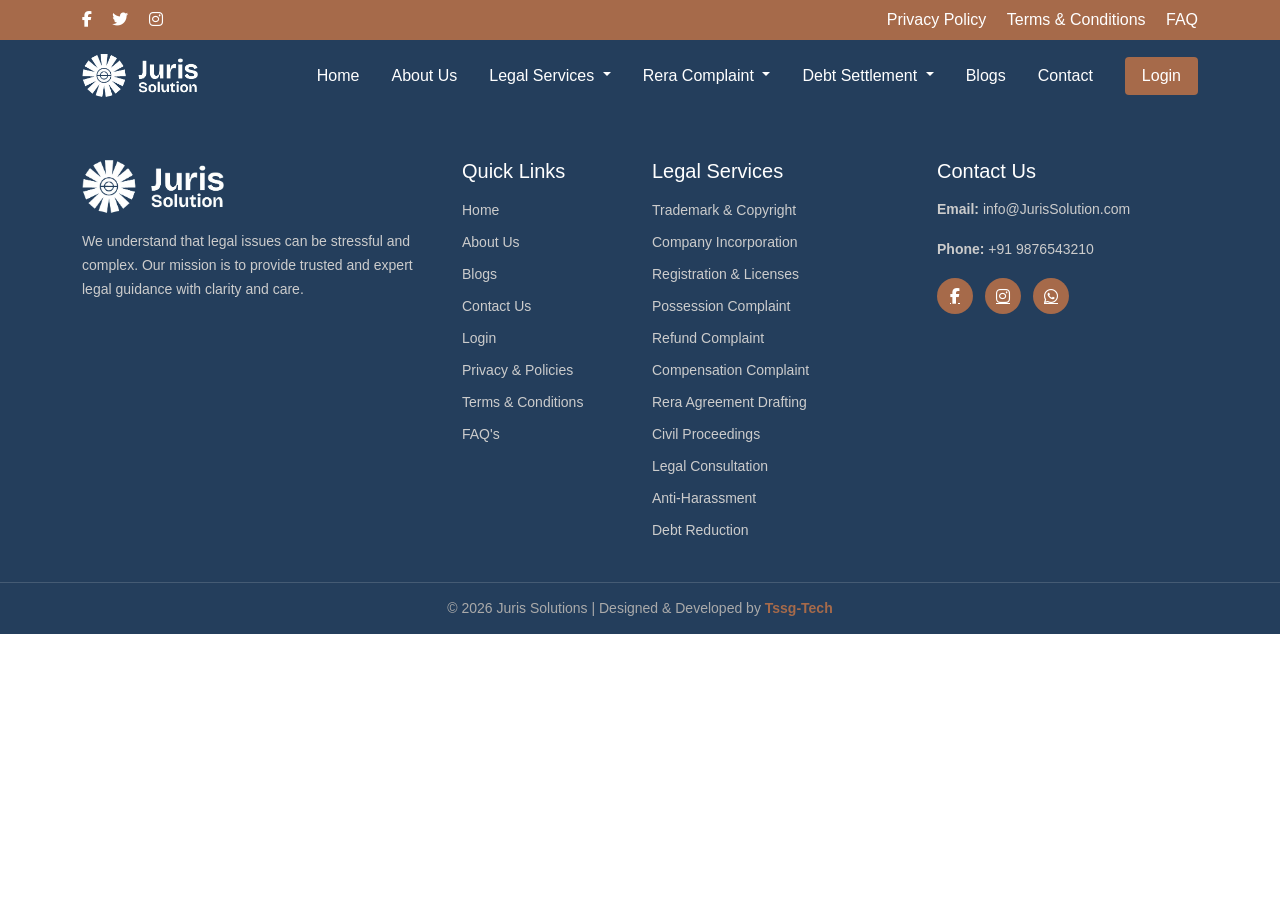
<file: sub-services.html>
<!DOCTYPE html>
<html lang="en">

<head>
    <meta charset="UTF-8">
    <meta name="viewport" content="width=device-width, initial-scale=1.0">
    <title>Law Website</title>
    <link rel="stylesheet" href="css/style.css">
    <link rel="stylesheet" href="https://cdnjs.cloudflare.com/ajax/libs/font-awesome/6.5.0/css/all.min.css">
    <link href="https://cdn.jsdelivr.net/npm/bootstrap@5.3.8/dist/css/bootstrap.min.css" rel="stylesheet"
        integrity="sha384-sRIl4kxILFvY47J16cr9ZwB07vP4J8+LH7qKQnuqkuIAvNWLzeN8tE5YBujZqJLB" crossorigin="anonymous">
</head>

<body>

    <!-- ===== TOP HEADER (DESKTOP ONLY) ===== -->
    <section class="topestnav d-md-block d-none">
        <div class="container d-flex justify-content-between align-items-center py-2">

            <!-- Social Icons -->
            <div class="social">
                <i class="fab fa-facebook-f me-3"></i>
                <i class="fab fa-twitter me-3"></i>
                <i class="fab fa-instagram"></i>
            </div>

            <!-- Top Links -->
             <div class="top-links">
        <a href="privacypolicy.html" class="text-white text-decoration-none ms-3">Privacy Policy</a>
        <a href="terms-conditions.html" class="text-white text-decoration-none ms-3">Terms & Conditions</a>
        <a href="faq.html" class="text-white text-decoration-none ms-3">FAQ</a>
      </div>

        </div>
    </section>
    <!-- ===== NAVBAR ===== -->
     <nav class="navbar navbar-expand-xl navbar-dark custom-nav sticky-top">
    <div class="container">

      <!-- Logo -->
      <a class="navbar-brand" href="index.html">
        <img src="images/logo.png" height="45">
      </a>

      <!-- Mobile Toggle -->
      <button class="navbar-toggler" type="button" data-bs-toggle="collapse" data-bs-target="#mainNav">
        <span class="navbar-toggler-icon"></span>
      </button>

      <!-- Menu -->
      <div class="collapse navbar-collapse" id="mainNav">
        <ul class="navbar-nav ms-auto align-items-lg-center gap-lg-3">

          <li class="nav-item">
            <a class="nav-link" href="index.html">Home</a>
          </li>

          <li class="nav-item">
            <a class="nav-link" href="about.html">About Us</a>
          </li>

          <!-- Legal Services -->
          <li class="nav-item dropdown">
            <a class="nav-link dropdown-toggle" href="#" data-bs-toggle="dropdown">
              Legal Services
            </a>
            <ul class="dropdown-menu">
              <li><a class="dropdown-item" href="#">Trademark & Copyright</a></li>
              <li><a class="dropdown-item" href="#">Company Incorporation</a></li>
              <li><a class="dropdown-item" href="#">Registration & Licenses</a></li>
            </ul>
          </li>

          <!-- RERA -->
          <li class="nav-item dropdown">
            <a class="nav-link dropdown-toggle" href="#" data-bs-toggle="dropdown">
              Rera Complaint
            </a>
            <ul class="dropdown-menu">
              <li><a class="dropdown-item" href="#">Possession Complaint</a></li>
              <li><a class="dropdown-item" href="#">Refund Complaint</a></li>
              <li><a class="dropdown-item" href="#">Compensation Complaint</a></li>
              <li><a class="dropdown-item" href="#">Rera Agreement Drafting</a></li>
            </ul>
          </li>

          <!-- Debt Services -->
          <li class="nav-item dropdown">
            <a class="nav-link dropdown-toggle" href="#" data-bs-toggle="dropdown">
              Debt Settlement
            </a>
            <ul class="dropdown-menu">
              <li><a class="dropdown-item" href="#">Civil Proceedings</a></li>
              <li><a class="dropdown-item" href="#">Legal Consultation</a></li>
              <li><a class="dropdown-item" href="#">Anti-Harassment</a></li>
              <li><a class="dropdown-item" href="#">Debt Reduction</a></li>
            </ul>
          </li>

          <li class="nav-item">
            <a class="nav-link" href="blogs.html">Blogs</a>
          </li>

          <li class="nav-item">
            <a class="nav-link" href="contact.html">Contact</a>
          </li>

          <li class="nav-item">
            <a class="btn login-btn ms-lg-2" href="login.html">Login</a>
          </li>

        </ul>
      </div>
    </div>
  </nav>

  <!-- ===== our services sublist ===== -->
    <!-- <section class="why-section py-5 servicessec">
        <div class="container">

            <div class="text-center mb-5">
                <h2>Legal Services</h2>
                <span class="practice-line"></span>
            </div>

            <div class="row g-4">

                <div class="col-xl-4 col-md-6 ">
                    <div class="why-card why-card1 ">
                            <i class="fas fa-scale-balanced"></i>
                            <h4>Trademark & Copyright</h4>
                            <p>Experienced legal professionals dedicated to protecting your rights. Our experienced
                                attorneys are ready to provide personalized solutions to meet your goals.</p>
                    <div><a href="sub-services.html" class="frmsubmit">Read More</a></div>
                            </div>
                </div>

                <div class="col-xl-4 col-md-6 ">
                    <div class="why-card why-card2 ">
                            <i class="fas fa-handshake"></i>
                            <h4>Company Incorporation</h4>
                            <p>We build long-term relationships through trust and transparency. Our experienced
                                attorneys are ready to provide personalized solutions to meet your goals.</p>
                                <div>
                                    <a href="sub-services.html" class="frmsubmit">Read More</a>
                                </div>
                    </div>
                </div>

                <div class="col-xl-4 col-md-6 ">
                    <div class="why-card why-card3 ">
                            <i class="fas fa-gavel"></i>
                            <h4>Registration & Licenses</h4>
                            <p>Our legal strategies are focused on achieving the best outcomes. Our experienced
                                attorneys are ready to provide personalized solutions to meet your goals.</p>
                                <div><a href="sub-services.html" class="frmsubmit">Read More</a></div>
                    </div>
                </div>

            </div>

        </div>
    </section> -->

     <!-- ===== FOOTER ===== -->
   <footer class="footer pt-5">
    <div class="container">
      <div class="row gy-4">

        <!-- LOGO -->
        <div class="col-lg-4 col-md-6">
          <img src="images/logo.png" onclick="location.href='index.html'" class="footer-logo mb-3" alt="Juris Solution">
          <p>
            We understand that legal issues can be stressful and complex.
            Our mission is to provide trusted and expert legal guidance
            with clarity and care.
          </p>
        </div>

        <!-- QUICK LINKS -->
        <div class="col-lg-2 col-md-6">
          <h5>Quick Links</h5>
          <ul class="footer-links">
            <li><a href="index.html">Home</a></li>
            <li><a href="about.html">About Us</a></li>
            <li><a href="blogs.html">Blogs</a></li>
            <li><a href="contact.html">Contact Us</a></li>
            <li><a href="login.html">Login</a></li>
            <li><a href="privacypolicy.html">Privacy & Policies</a></li>
            <li><a href="terms-conditions.html">Terms & Conditions</a></li>
                <li><a href="faq.html">FAQ's</a></li>
          </ul>
        </div>

        <!-- SERVICES -->
        <div class="col-lg-3 col-md-6">
          <h5>Legal Services</h5>
          <ul class="footer-links">
            <li><a href="#">Trademark & Copyright</a></li>
            <li><a href="#">Company Incorporation</a></li>
            <li><a href="#">Registration & Licenses</a></li>
            <li><a href="#">Possession Complaint</a></li>
            <li><a href="#">Refund Complaint</a></li>
            <li><a href="#">Compensation Complaint</a></li>
            <li><a href="#">Rera Agreement Drafting</a></li>
            <li><a href="#">Civil Proceedings</a></li>
            <li><a href="#">Legal Consultation</a></li>
            <li><a href="#">Anti-Harassment</a></li>
            <li><a href="#">Debt Reduction</a></li>
          </ul>
        </div>

        <!-- CONTACT -->
        <div class="col-lg-3 col-md-6">
          <h5>Contact Us</h5>
          <p><strong>Email:</strong> info@JurisSolution.com</p>
          <p><strong>Phone:</strong> +91 9876543210</p>

          <div class="footer-social">
            <a href="#"><i class="fab fa-facebook-f"></i></a>
            <a href="#"><i class="fab fa-instagram"></i></a>
            <a href="#"><i class="fab fa-whatsapp"></i></a>
          </div>
        </div>

      </div>
    </div>

    <!-- BOTTOM -->
    <div class="footer-bottom mt-4">
      © 2026 Juris Solutions | Designed & Developed by
      <a href="https://tssgtech.com" target="_blank">Tssg-Tech</a>
    </div>
  </footer>

    <script src="js/script.js"></script>
    <script src="https://cdn.jsdelivr.net/npm/bootstrap@5.3.8/dist/js/bootstrap.bundle.min.js"
        integrity="sha384-FKyoEForCGlyvwx9Hj09JcYn3nv7wiPVlz7YYwJrWVcXK/BmnVDxM+D2scQbITxI"
        crossorigin="anonymous"></script>
</body>

</html>
</file>
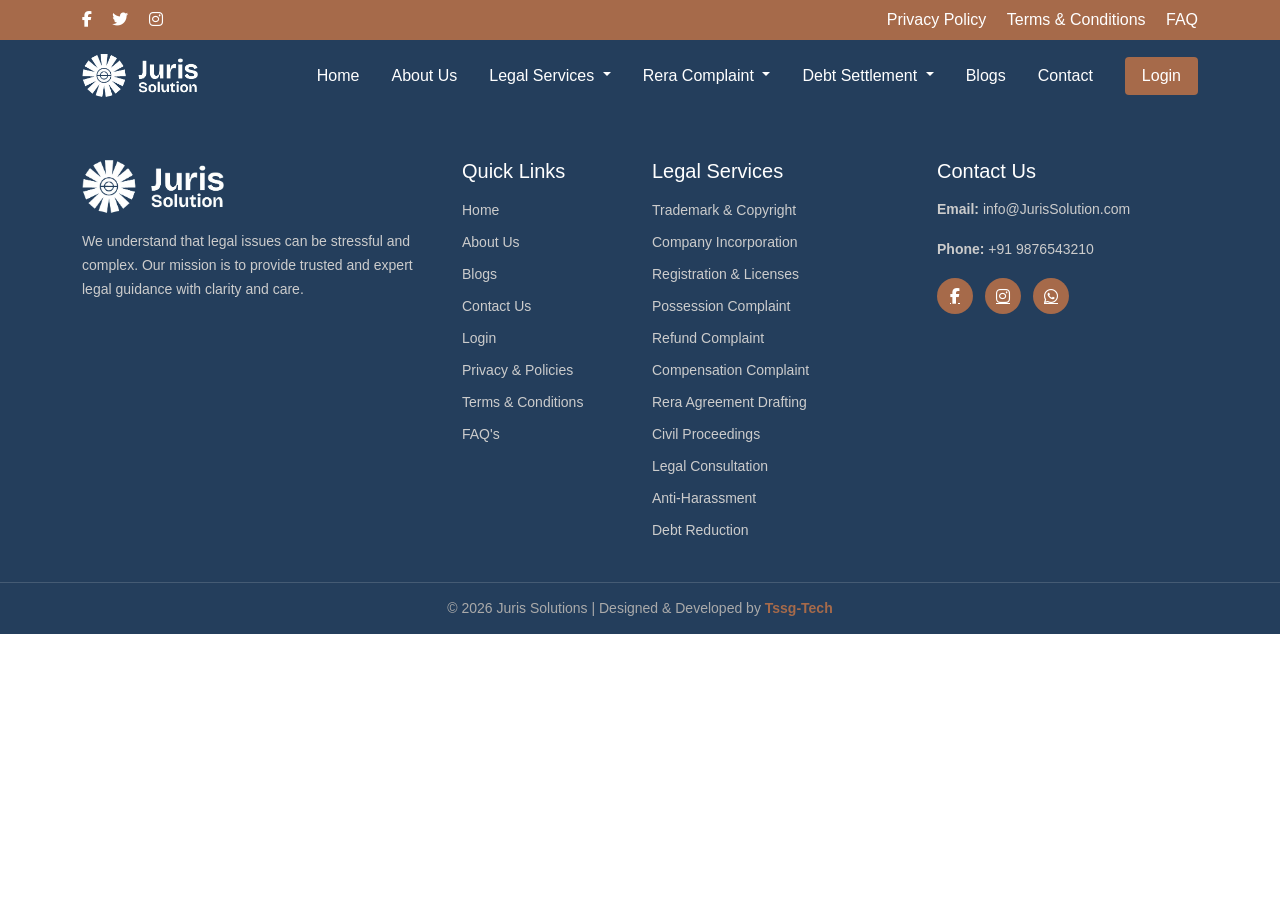
<file: userdashboard.html>
<!DOCTYPE html>
<html lang="en">

<head>
    <meta charset="UTF-8">
    <meta name="viewport" content="width=device-width, initial-scale=1.0">
    <title>Law Website</title>
    <link rel="stylesheet" href="css/style.css">
    <link rel="stylesheet" href="https://cdnjs.cloudflare.com/ajax/libs/font-awesome/6.5.0/css/all.min.css">
    <link href="https://cdn.jsdelivr.net/npm/bootstrap@5.3.8/dist/css/bootstrap.min.css" rel="stylesheet"
        integrity="sha384-sRIl4kxILFvY47J16cr9ZwB07vP4J8+LH7qKQnuqkuIAvNWLzeN8tE5YBujZqJLB" crossorigin="anonymous">
</head>

<body>

    <!-- ===== TOP HEADER (DESKTOP ONLY) ===== -->
    <section class="topestnav d-md-block d-none">
        <div class="container d-flex justify-content-between align-items-center py-2">

            <!-- Social Icons -->
            <div class="social">
                <i class="fab fa-facebook-f me-3"></i>
                <i class="fab fa-twitter me-3"></i>
                <i class="fab fa-instagram"></i>
            </div>

            <!-- Top Links -->
             <div class="top-links">
        <a href="privacypolicy.html" class="text-white text-decoration-none ms-3">Privacy Policy</a>
        <a href="terms-conditions.html" class="text-white text-decoration-none ms-3">Terms & Conditions</a>
        <a href="faq.html" class="text-white text-decoration-none ms-3">FAQ</a>
      </div>

        </div>
    </section>
    <!-- ===== NAVBAR ===== -->
     <nav class="navbar navbar-expand-xl navbar-dark custom-nav sticky-top">
    <div class="container">

      <!-- Logo -->
      <a class="navbar-brand" href="index.html">
        <img src="images/logo.png" height="45">
      </a>

      <!-- Mobile Toggle -->
      <button class="navbar-toggler" type="button" data-bs-toggle="collapse" data-bs-target="#mainNav">
        <span class="navbar-toggler-icon"></span>
      </button>

      <!-- Menu -->
      <div class="collapse navbar-collapse" id="mainNav">
        <ul class="navbar-nav ms-auto align-items-lg-center gap-lg-3">

          <li class="nav-item">
            <a class="nav-link" href="index.html">Home</a>
          </li>

          <li class="nav-item">
            <a class="nav-link" href="about.html">About Us</a>
          </li>

          <!-- Legal Services -->
          <li class="nav-item dropdown">
            <a class="nav-link dropdown-toggle" href="#" data-bs-toggle="dropdown">
              Legal Services
            </a>
            <ul class="dropdown-menu">
              <li><a class="dropdown-item" href="#">Trademark & Copyright</a></li>
              <li><a class="dropdown-item" href="#">Company Incorporation</a></li>
              <li><a class="dropdown-item" href="#">Registration & Licenses</a></li>
            </ul>
          </li>

          <!-- RERA -->
          <li class="nav-item dropdown">
            <a class="nav-link dropdown-toggle" href="#" data-bs-toggle="dropdown">
              Rera Complaint
            </a>
            <ul class="dropdown-menu">
              <li><a class="dropdown-item" href="#">Possession Complaint</a></li>
              <li><a class="dropdown-item" href="#">Refund Complaint</a></li>
              <li><a class="dropdown-item" href="#">Compensation Complaint</a></li>
              <li><a class="dropdown-item" href="#">Rera Agreement Drafting</a></li>
            </ul>
          </li>

          <!-- Debt Services -->
          <li class="nav-item dropdown">
            <a class="nav-link dropdown-toggle" href="#" data-bs-toggle="dropdown">
              Debt Settlement
            </a>
            <ul class="dropdown-menu">
              <li><a class="dropdown-item" href="#">Civil Proceedings</a></li>
              <li><a class="dropdown-item" href="#">Legal Consultation</a></li>
              <li><a class="dropdown-item" href="#">Anti-Harassment</a></li>
              <li><a class="dropdown-item" href="#">Debt Reduction</a></li>
            </ul>
          </li>

          <li class="nav-item">
            <a class="nav-link" href="blogs.html">Blogs</a>
          </li>

          <li class="nav-item">
            <a class="nav-link" href="contact.html">Contact</a>
          </li>

          <li class="nav-item">
            <a class="btn login-btn ms-lg-2" href="login.html">Login</a>
          </li>

        </ul>
      </div>
    </div>
  </nav>

   <!-- Dashboard section -->
    <section>

        
    </section>

     <!-- ===== FOOTER ===== -->
   <footer class="footer pt-5">
    <div class="container">
      <div class="row gy-4">

        <!-- LOGO -->
        <div class="col-lg-4 col-md-6">
          <img src="images/logo.png" onclick="location.href='index.html'" class="footer-logo mb-3" alt="Juris Solution">
          <p>
            We understand that legal issues can be stressful and complex.
            Our mission is to provide trusted and expert legal guidance
            with clarity and care.
          </p>
        </div>

        <!-- QUICK LINKS -->
        <div class="col-lg-2 col-md-6">
          <h5>Quick Links</h5>
          <ul class="footer-links">
            <li><a href="index.html">Home</a></li>
            <li><a href="about.html">About Us</a></li>
            <li><a href="blogs.html">Blogs</a></li>
            <li><a href="contact.html">Contact Us</a></li>
            <li><a href="login.html">Login</a></li>
            <li><a href="privacypolicy.html">Privacy & Policies</a></li>
            <li><a href="terms-conditions.html">Terms & Conditions</a></li>
                <li><a href="faq.html">FAQ's</a></li>
          </ul>
        </div>

        <!-- SERVICES -->
        <div class="col-lg-3 col-md-6">
          <h5>Legal Services</h5>
          <ul class="footer-links">
            <li><a href="#">Trademark & Copyright</a></li>
            <li><a href="#">Company Incorporation</a></li>
            <li><a href="#">Registration & Licenses</a></li>
            <li><a href="#">Possession Complaint</a></li>
            <li><a href="#">Refund Complaint</a></li>
            <li><a href="#">Compensation Complaint</a></li>
            <li><a href="#">Rera Agreement Drafting</a></li>
            <li><a href="#">Civil Proceedings</a></li>
            <li><a href="#">Legal Consultation</a></li>
            <li><a href="#">Anti-Harassment</a></li>
            <li><a href="#">Debt Reduction</a></li>
          </ul>
        </div>

        <!-- CONTACT -->
        <div class="col-lg-3 col-md-6">
          <h5>Contact Us</h5>
          <p><strong>Email:</strong> info@JurisSolution.com</p>
          <p><strong>Phone:</strong> +91 9876543210</p>

          <div class="footer-social">
            <a href="#"><i class="fab fa-facebook-f"></i></a>
            <a href="#"><i class="fab fa-instagram"></i></a>
            <a href="#"><i class="fab fa-whatsapp"></i></a>
          </div>
        </div>

      </div>
    </div>

    <!-- BOTTOM -->
    <div class="footer-bottom mt-4">
      © 2026 Juris Solutions | Designed & Developed by
      <a href="https://tssgtech.com" target="_blank">Tssg-Tech</a>
    </div>
  </footer>

    <script src="js/script.js"></script>
    <script src="https://cdn.jsdelivr.net/npm/bootstrap@5.3.8/dist/js/bootstrap.bundle.min.js"
        integrity="sha384-FKyoEForCGlyvwx9Hj09JcYn3nv7wiPVlz7YYwJrWVcXK/BmnVDxM+D2scQbITxI"
        crossorigin="anonymous"></script>
</body>

</html>
</file>
<file: css/style.css>
*{
    margin:0;
    padding:0;
    box-sizing:border-box;
    font-family:Arial,Helvetica,sans-serif;
}

/* COLORS */
:root{
  --gold:#A66A4A;
  --blue:#243E5C;
  --white:#FFFFFF;
}

/* TOP HEADER */
.topestnav{
  color:#fff;
  background-color: var(--gold);
}

.top-header i{
  color: var(--white);
  cursor: pointer;
}

/* NAVBAR */
.nav-link{
  color: rgba(255, 255, 255, 1) !important;
}
.custom-nav{
background:var(--blue);
}

.login-btn{
background:var(--gold) !important;
color:var(--white) !important;
padding:6px 16px !important;
border-radius:4px !important;
}

.login-btn:hover{
background:var(--gold);
color:var(--white);
}


/* BANNER */
.banner{width:100%;overflow:hidden}
.slider{position:relative}
.slide{
  width:100%;
  display:none;
}
.slide.active{display:block}

.arrow{
  position:absolute;
  top:50%;
  font-size:40px;
  color:#fff;
  cursor:pointer;
}
.left{left:20px}
.right{right:20px}


/* ===== SERVICES SECTION ===== */
.intro-left h2{
  font-size:48px;
  line-height:1.2;
  margin:15px 0 20px;
}
.services-section{
  background:var(--blue);
  color: var(--white);
}


/* CARD */
.service-card{
  position:relative;
  overflow:hidden;
  background:#000;
  cursor:pointer;
}
/* HOVER EFFECT */
.service-card:hover img{
  transform:scale(1.08);
}

.service-card:hover .service-overlay{
  transform:translateY(0);
}

/* IMAGE */
.service-card img{
  width:100%;
  height:320px;
  object-fit:cover;
  transition:transform 0.6s ease;
}

/* BOTTOM TITLE BAR */
.service-title{
  position:absolute;
  bottom:0;
  left:0;
  width:100%;
  background:#A66A4A;
  color:#fff;
  padding:16px;
  font-weight:600;
  text-align:left;
  z-index:2;
}

/* OVERLAY */
.service-overlay{
  position:absolute;
  inset:0;
  background:rgba(0,0,0,0.75);
  color:#fff;
  display:flex;
  flex-direction:column;
  justify-content:center;
  padding:30px;
  transform:translateY(100%);
  transition:0.6s ease;
}

.service-overlay h3{
  margin-bottom:10px;
  font-size:22px;
}

.service-overlay p{
  font-size:15px;
  margin-bottom:20px;
  line-height:1.6;
}

.service-overlay a{
  display:inline-block;
  background:#A66A4A;
  color:#fff;
  padding:10px 22px;
  text-decoration:none;
  width:max-content;
  border-radius:4px;
}


.welcome{
  color:#A66A4A;
  letter-spacing:2px;
  font-size:14px;
  font-weight:600;
}

.line{
  width:60px;
  height:3px;
  background:#A66A4A;
}

.intro-right p{
  font-size:16px;
  line-height:1.8;
  color:#ddd;
}

/* ===== RESPONSIVE ===== */
/* TABLET */
@media (max-width: 992px){
.service-overlay{
  justify-content: start;
  }

  .service-card{
    padding: 0 !important;
  }

  .service-card img{
    height: 220px;
  }
}

/* ===== MOBILE FIX ===== */
@media (max-width: 576px){

  .service-card{
    border-radius: 6px;
  }

  .service-card img{
    height: 220px;
  }

  .service-overlay{
    position: relative;
    transform: translateY(0);
    background: rgba(0,0,0,0.85);
    padding: 20px;
  }

  .service-overlay h3{
    font-size: 18px;
  }

  .service-overlay p{
    font-size: 14px;
    margin-bottom: 15px;
  }

  .service-overlay a{
    font-size: 14px;
    padding: 8px 18px;
  }

  .service-title{
    display: none;
  }
}
/* ===== EXPERIENCE SECTION ===== */
.experience-section{
background:#0f1f33;
color:#fff;
}

.experience-image{
position:sticky;
top:80px;
height:calc(100vh - 80px);
overflow:hidden;
}

.experience-image img{
object-fit:cover;
height:100%;
}

.exp-label{
color:#A66A4A;
letter-spacing:2px;
font-size:14px;
font-weight:600;
}

.experience-content h2{
font-size:42px;
margin:15px 0 30px;
}

.exp-tabs .nav-link{
border:1px solid #A66A4A;
color:#fff;
margin-right:10px;
padding:10px 22px;
}

.exp-tabs .nav-link.active,
.exp-tabs .nav-link:hover{
background:#A66A4A;
color:#fff;
}

.tab-content p{
color:#ddd;
line-height:1.8;
max-width:600px;
}

@media(max-width:576px){
.experience-content h2{
font-size:30px;
}
.exp-tabs{
flex-direction:column;
row-gap: 1rem;
}
}


/* ===== PRACTICE AREA SECTION ===== */
.practice-area{
background:#fff;
}

.practice-heading h2{
font-size:42px;
color:var(--blue);
margin-bottom:10px;
}

.practice-line{
width:70px;
height:3px;
background:var(--gold);
display:block;
margin:10px auto 20px;
}

.practice-heading p{
max-width:750px;
color:#555;
line-height:1.8;
}

.practice-item{
background:#f7f7f7;
border-left:5px solid var(--gold);
padding:18px 22px;
font-weight:500;
display:flex;
align-items:center;
gap:10px;
cursor:pointer;
transition:.3s;
}

.practice-item::before{
content:"✔";
color:var(--gold);
}

.practice-item:hover{
background:var(--blue);
color:#fff;
transform:translateY(-4px);
}

.practice-item:hover::before{
color:#fff;
}


/* ===== LAWYER TEAM SECTION ===== */
.section-title{
font-size:40px;
color:var(--blue);
}

.section-line{
width:70px;
height:3px;
background:var(--gold);
display:block;
margin:10px auto 0;
}

/* TEAM */
.team-card{
background:#fff;
box-shadow:0 10px 25px rgba(0,0,0,.08);
overflow:hidden;
transition:.3s;
}
.team-card:hover{transform:translateY(-8px)}

.team-img{position:relative}

.team-img img{height:320px;object-fit:cover;width:100%}

.team-social{
position:absolute;
opacity: 0;
visibility: hidden;
bottom:-60px;
left:0;
width:100%;
background:var(--gold);
display:flex;
justify-content:center;
gap:20px;
padding:12px 0;
transition:  all 0.3s;

}

.team-card:hover .team-social{bottom:0;
opacity: 1;
visibility: visible;
}

.team-social a{color:#fff}

.team-info{text-align:center;padding:20px}

.team-info h5{
  color: #243E5C;
}

/* ===== TESTIMONIALS SECTION ===== */
.testimonials-section{
  position: relative;
  background-image: url("../images/banner1.jpg"); 
  background-position: center;
  background-repeat: no-repeat;
  background-size: cover;
  background-attachment: fixed;
  padding:20px 20px;
  color:#fff;
}

/* DARK OVERLAY */
.testimonials-section::before{
  content:"";
  position:absolute;
  inset:0;
  background: rgba(36, 62, 92, 0.85); 
  z-index:0;
}

.testimonials-container{
  position:relative;
  z-index:1;
  max-width:1200px;
  margin:auto;
  overflow:hidden;
}

/* ===== HEADING ===== */
.testimonials-heading{
  text-align:center;
  margin-bottom:60px;
}

.testimonials-heading h2{
  font-size:42px;
  color:#fff;
}

.test-line{
  width:70px;
  height:3px;
  background:var(--gold);
  display:block;
  margin:12px auto 0;
}

/* ===== SLIDER ===== */
.testimonial-slider{
  overflow:hidden;
}

.testimonial-track{
  display:flex;
  gap:30px;
  transition:transform 0.6s ease;
}

/* ===== CARD ===== */
.testimonial-card{
  background:rgba(255,255,255,0.08);
  backdrop-filter: blur(6px);
  -webkit-backdrop-filter: blur(6px);
  padding:35px;
  border-radius:6px;
  border:1px solid rgba(255,255,255,0.12);
  flex:0 0 calc(33.333% - 20px);
  transition:transform .3s ease, box-shadow .3s ease;
}

.testimonial-card:hover{
  transform:translateY(-6px);
  box-shadow:0 15px 40px rgba(0,0,0,0.35);
}

.testimonial-card i{
  font-size:30px;
  color:var(--gold);
  margin-bottom:15px;
}

.testimonial-card h4{
  font-size:20px;
  margin-bottom:10px;
  color:#fff;
}

.testimonial-card p{
  font-size:15px;
  line-height:1.7;
  color:#e6e6e6;
  margin-bottom:15px;
}

.testimonial-card span{
  color:var(--gold);
  font-size:14px;
  font-weight:600;
}

/* ===== DOTS ===== */
.testimonial-dots{
  display:flex;
  justify-content:center;
  gap:12px;
  margin-top:40px;
}

.testimonial-dots span{
  width:10px;
  height:10px;
  background:rgba(255,255,255,0.4);
  border-radius:50%;
  cursor:pointer;
  transition:all .3s ease;
}

.testimonial-dots span.active{
  background:var(--gold);
  transform:scale(1.2);
}

.testimonials-section::before{
  content:"";
  position:absolute;
  inset:0;
  background: rgba(36, 62, 92, 0.85);
  z-index:0;
}

.testimonials-container{
  position:relative;
  z-index:1;
}

/* ===== TABLET ===== */
@media(max-width:992px){
  .testimonial-card{
    flex:0 0 calc(50% - 15px);
  }
}

/* ===== MOBILE ===== */
@media(max-width:576px){
  .testimonial-card{
    flex:0 0 100%;
    min-width:100%;
  }

  .testimonials-section{
    background-attachment:scroll;
  }

  .testimonials-heading{
    text-align:left;
  }

  .test-line{
    margin-left:0;
  }
}

/* ===== BLOG SECTION ===== */
.blog-section{background:#f7f7f7}

.blog-card{
background:#fff;
box-shadow:0 12px 35px rgba(0,0,0,.08);
overflow:hidden;
transition:.3s
}
.blog-card:hover{transform:translateY(-8px)}

.blog-img{position:relative;overflow:hidden}

.blog-img img{
width:100%;
height:260px;
object-fit:cover;
transition:.5s
}
.blog-card:hover img{transform:scale(1.08)}

.blog-date{
position:absolute;
top:15px;
left:15px;
background:var(--gold);
color:#fff;
padding:8px 10px;
text-align:center;
font-size:12px;
font-weight:600
}
.blog-date strong{display:block;font-size:20px}

.blog-content{padding:20px}

.blog-category{
font-size:12px;
color:var(--gold);
letter-spacing:1px;
font-weight:600;
}

.blog-content h3{
font-size:20px;
color:var(--blue);
margin:10px 0;
}

.blog-content p{
font-size:14px;
color:#555;
line-height:1.6;
display: -webkit-box;
  -webkit-line-clamp: 2; 
  -webkit-box-orient: vertical;
  overflow: hidden;
margin-bottom: 0;
}

.blog-content p.expanded {
  -webkit-line-clamp: unset;
}

.read-toggle {
  color: #007bff;
  font-size: 14px;
  cursor: pointer;
  font-weight: 500;
}

.blog-author{
font-size:13px;
color:#999;
font-weight:600;
}

/* footer section */
.footer{
background:var(--blue);
color:#ccc;
}

.footer-logo{
height:55px;
}

.footer h5{
color:var(--white);
margin-bottom:15px;
}

.footer p{
font-size:14px;
line-height:1.7;
}

.footer-links{
list-style:none;
padding:0;
}

.footer-links li{
margin-bottom:8px;
}

.footer-links a{
color:#ccc;
text-decoration:none;
font-size:14px;
transition:.3s;
}

.footer-links a:hover{
color:var(--gold);
}

.footer-social{
display:flex;
gap:12px;
margin-top:10px;
}

.footer-social a{
width:36px;
height:36px;
background:var(--gold);
color:var(--white);
display:flex;
align-items:center;
justify-content:center;
border-radius:50%;
transition:.3s;
}

.footer-social a:hover{
background:var(--white);
color:var(--blue);
}

.footer-bottom{
border-top:1px solid rgba(255,255,255,.15);
text-align:center;
padding:15px;
font-size:14px;
color:#aaa;
}

.footer-bottom a{
color:var(--gold);
font-weight:600;
text-decoration:none;
}


/* About us page */
/* PAGE BANNER */
.page-banner{
background: url("../images/banner.jpg") center/cover no-repeat;
padding:120px 0;
color:#fff;
text-align:center;
position:relative;
}

.page-banner::before{
content:"";
position:absolute;
inset:0;
background:rgba(36,62,92,0.55);
}

.page-banner .container{
position:relative;
z-index:1;
}

.page-banner h1{
font-size:48px;
}

/* ABOUT SECTION */
.about-section h2{
font-size:38px;
color:var(--blue);
}

/* WHY SECTION */

.why-section{
background:#f7f7f7;
}

.why-card{
background:#fff;
padding:30px;
text-align:center;
box-shadow:0 10px 30px rgba(0,0,0,0.08);
transition:.3s;
position:relative;
overflow:hidden;
}

.why-card:hover{
transform:translateY(-8px);
background-color: #A66A4A;
color: #fff;
}
.why-card:hover i{

color: #fff;
}
.why-card i{
font-size:40px;
color:var(--gold);
margin-bottom:15px;
}
.why-card:hover .frmsubmit{
color: #A66A4A;
background-color: #fff;
}
/* Background Image */
.why-card3::before{
  background:url(../images/wcu1\ \(1\).png) no-repeat right;
}
.why-card2::before{
  background:url(../images/wcu1\ \(3\).png) no-repeat right;
}
.why-card1::before{
  background:url(../images/wcu1\ \(2\).png) no-repeat right;
}
.why-card1::before, .why-card2::before, .why-card3::before{
content:"";
position:absolute;
top:0;
right:0;
width:100%;
height:100%;
background-size:50%;
opacity:0.08;   /* low opacity */
transition:0.6s;
z-index:0;
}

/* Rotate on hover */
.why-card1:hover::before, .why-card2:hover::before, .why-card3:hover::before{
transform:rotate(-20deg) scale(1.1);
}

/* Keep content above background */
.why-card1 *, .why-card2 *, .why-card3 *{
position:relative;
z-index:2;
}

/* MISSION SECTION */
.mission-box{
background:var(--blue);
color:#fff;
padding:35px;
}

.mission-box h3{
color:var(--gold);
margin-bottom:10px;
}


/* about page */
.aimages{
    position: relative;
    display: flex;
    align-items: start;
    justify-content: end;
}
.aimg1{
    position: relative;
      top: 0;
    right: 0;
    width:  100%;
    border-radius: 5px;
    border: 4px solid white;
    box-shadow: 0px 4px 12px rgb(95, 95, 95);
}
.aimg2{
    position: absolute;
    bottom: 0;
    right: 0;
    height: 180px;
    border-radius: 5px;
    border: 4px solid white;
    box-shadow: 0px 4px 12px rgb(95, 95, 95);
transform: translate(30px, 30px);
}
.aimg3{
    position: absolute;
    top: 50%;
    left: 0;
    height: 180px;
    border-radius: 5px;
    border: 4px solid white;
    box-shadow: 0px 4px 12px rgb(95, 95, 95);
   transform: translate(-30px, -30px);
}
@media (max-width:576px) {
    .aimg2, .aimg3{
        display: none;
    }
}

/* years of experience */

.years-content .col-lg-4{
  display: flex;
  align-items: center;
  justify-content: center;
}
.myyrs{
  border: 2px solid rgb(84, 84, 84);
/* padding: 1rem; */
  width: 100%;
  display: flex;
  align-items: center;
  justify-content: center;
  flex-direction: column;
}
.yrex{
  font-size: 12rem;
}
.years-content h2{
font-size:2.25rem;
margin-bottom: 0;
}

@media(max-width:992px){
.years-content .col-lg-4{
  display: flex;
  align-items: start;
  justify-content: start;
}
}
@media(max-width:576px){
  .yrex{
  font-size: 8rem;
}
.years-content h2{
font-size:30px;
}
}

/* MISSION & VISION SECTION */

.mission-vision{
background:#f7f7f7;
}

.mv-card{
background:#fff;
padding:40px;
border-radius:6px;
box-shadow:0 10px 30px rgba(0,0,0,0.08);
position:relative;
overflow:hidden;
transition:0.4s;
height:100%;
}

.mv-card:hover{
transform:translateY(-8px);
box-shadow:0 15px 35px rgba(0,0,0,0.12);
}

.mv-icon{
width:70px;
height:70px;
display:flex;
align-items:center;
justify-content:center;
background:var(--gold);
color:#fff;
font-size:28px;
border-radius:50%;
margin-bottom:20px;
}

.mv-card h3{
color:var(--blue);
margin-bottom:15px;
}

.mv-card p{
margin-bottom:15px;
}

.mv-card ul{
padding-left:18px;
}

.mv-card ul li{
margin-bottom:8px;
}

/* background decoration */
@keyframes rota{
  from{
    transform: rotate(0deg) translate(40px) rotate(0deg);
  }
  to{
    transform: rotate(360deg) translate(40px) rotate(-360deg);
  }
}
.mission-card::before{
content:"";
position:absolute;
right:-40px;
bottom:-40px;
width:150px;
height:150px;
background:var(--gold);
opacity:0.08;
border-radius:50%;
animation: rota 6s linear infinite ;
}

.vision-card::before{
content:"";
position:absolute;
right:-40px;
bottom:-40px;
width:150px;
height:150px;
background:var(--blue);
opacity:0.08;
border-radius:50%;
animation: rota 6s linear infinite ;
}


/* contact page */
.contactinfo{
  background-color: #000;
  color: #fff;
}
.contact-details h1{
    margin-bottom: 30px;
}

.contact-table{
    width:100%;
    border-collapse: collapse;
}

.contact-table tr{
    border-bottom:1px solid rgba(255,255,255,0.2);
}

.contact-table td{
    padding:15px 10px;
    vertical-align:top;
    transition: 0.3s;
}
.contact-table tr:hover td:last-child{
    color: #A66A4A;
}
.contact-table .label{
    width:160px;
    font-weight:600;
    color:#c5c5c5;
}
.queryfrm{
  max-width: 700px;
  width: 100%;
  text-align: center;
}
.queryfrm input, .queryfrm textarea{
  width: 100%;
  margin-bottom: 1rem;
  padding:0.5rem 1rem;
 border: 2px solid #A66A4A ;
  box-shadow: none;
  color: #A66A4A;
}
.queryfrm input:focus-visible, .queryfrm textarea:focus-visible{
  outline-color: #A66A4A;
  border-radius: 0px !important;
  background-color: wheat;
}

.frmsubmit{
    display: inline-block;
    background: #A66A4A;
    color: #fff;
    padding: 10px 22px;
    text-decoration: none;
    width: max-content;
    border-radius: 4px;
}
@media (max-width: 576px) {
    .frmsubmit{
        font-size: 14px;
        padding: 8px 18px;
    }
    .contact-table td{
    padding:15px 0;
    
}
iframe{
  height: 300px;
}
}

.backgroundimg{
  background: url(../images/banner1.jpg);
  background-repeat: no-repeat;
  background-size: cover;
  background-position: center;
position: relative;
z-index: 1;
}
.backgroundimg::after{
  content: "";
  position: absolute;
  top: 0;
  left: 0;
height: 100%;
width: 100%;
background: rgba(0, 0, 0, 0.6);
z-index: 0;
}
.backgroundimg .container{
  position: relative;
  z-index: 2;
}

/* login page */
  .loginsec{
    /* background-color: rgba(0, 0, 0, 0.8); */
    background: url(../images/bgimg.jpg);
    background-repeat: no-repeat;
background-size: cover;
background-position: center;
  }
  .formdiv {
    border: 2px solid black;
    box-shadow: 0 4px 16px grey;
    background-color: #fff;
    border-radius:0 0 5px 5px;
  }
     .loginsec .formdiv .imgsec{
       border-radius: 0 0 50% 50%;

     }
    .loginsec .formdiv .imgsec img{
        max-width: 300px;
        width: 100%;
        padding:2rem 2rem 3rem 2rem ;
    }
    .imgsec{
      position: relative;
    }
    .cent{
      position: absolute;
      bottom: 0;
      left: 50%;
    transform: translate(-50%, 50%);
    }
     .cent i{
  color: #A66A4A;
  background-color: #fff;
  font-size: 1.8rem;

  width: 60px;
  height: 60px;

  display: flex;
  align-items: center;
  justify-content: center;

  border-radius: 50%;
  border: 2px solid #A66A4A;
}
    .loginform{
  display: flex;
  margin-top: 2rem;
  flex-direction: column;
  align-items: center;
  justify-content: center;
  padding: 1rem;
}

.loginform input{
  width: 100%;
  margin-bottom: 1rem;
  padding:0.5rem 1rem;
 border: 2px solid #A66A4A ;
  box-shadow: none;
  color: #A66A4A;
}
.loginform input:focus-visible{
  outline-color: #A66A4A;
  border-radius: 0px !important;
  background-color: wheat;
}
.acc{
  font-size: 14px;
  margin-top: 1rem;
  color: black !important;
}
#SignUp{
  display:none;
}

/* privacy policy */
.privacy-policy .container{
  background-color: #ebebeb;
box-shadow: 0px 4px 16px grey;
border-radius: 10px;
}
.page-banner{
background:#000;
background: linear-gradient(rgba(0,0,0,0.7), rgba(0,0,0,0.7)), url(images/bgimg.jpg);
background-size: cover;
background-position: center;
}

.page-banner h1{
font-size: 42px;
font-weight: 700;
}

.privacy-policy h2{
color:#A66A4A;
margin-top:30px;
font-size:22px;
}

.privacy-policy p{
color:#333;
line-height:1.7;
}

.privacy-policy ul{
padding-left:20px;
}
</file>
